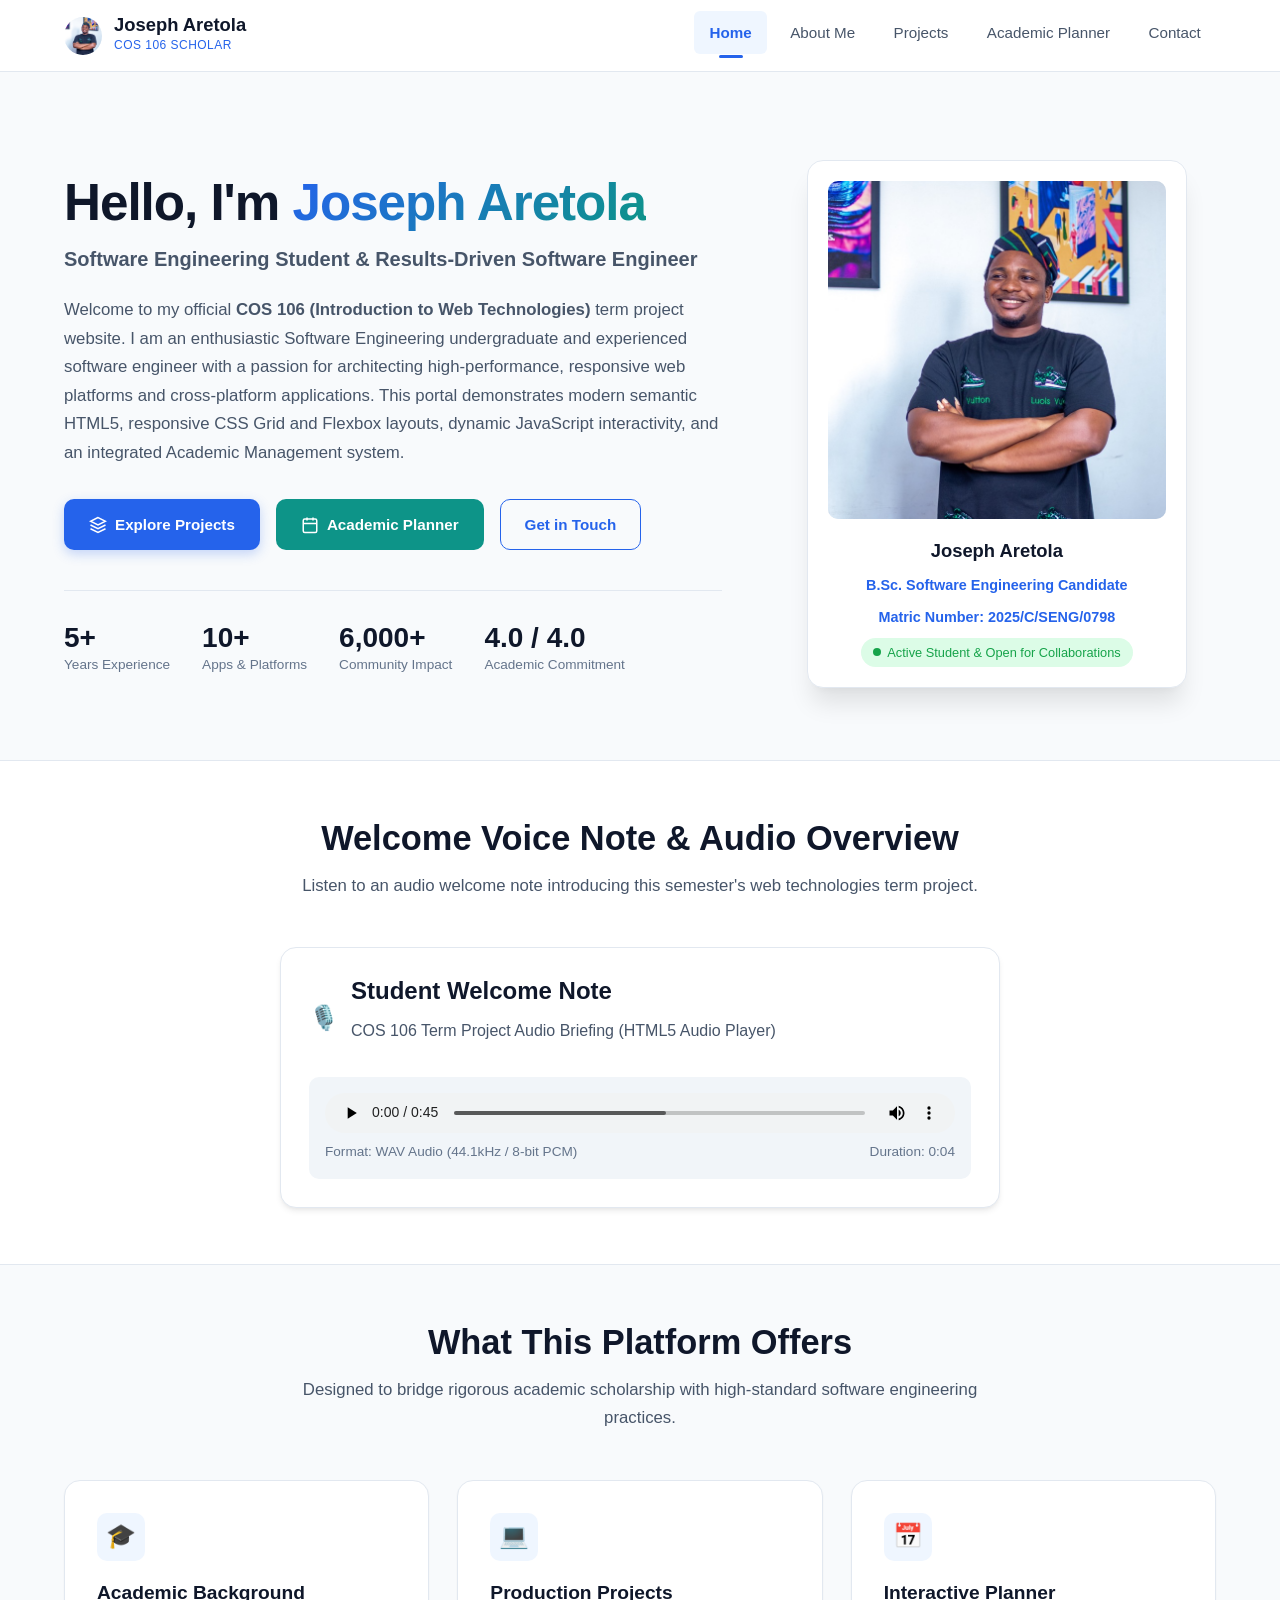
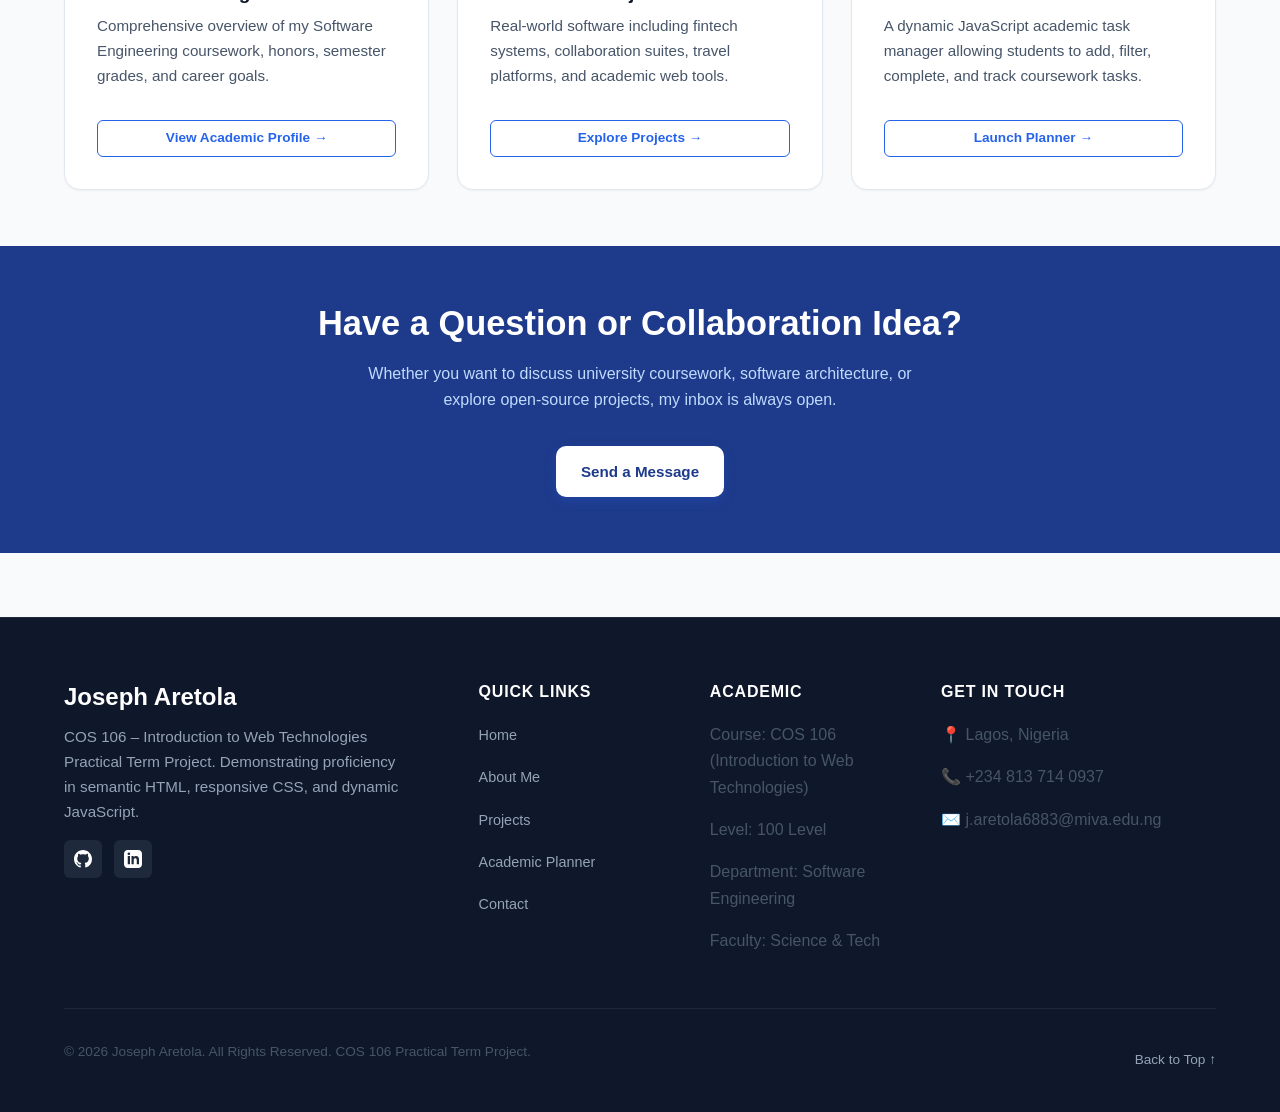
<file: pages/index.html>
<!DOCTYPE html>
<html lang="en">
<head>
  <meta charset="UTF-8" />
  <meta name="viewport" content="width=device-width, initial-scale=1.0" />
  <meta name="description" content="COS 106 Practical Term Project - Academic Portfolio and Student Management Website of Joseph Aretola, Software Engineering student and Software Engineer." />
  <meta name="author" content="Joseph Aretola" />
  <title>Joseph Aretola | Academic Portfolio &amp; Student Platform</title>

  <!-- External Stylesheet -->
  <link rel="stylesheet" href="../css/style.css?v=4" />

  <!-- Favicon -->
  <link rel="icon" type="image/jpeg" href="../assets/images/student-profile.jpg?v=1" />
</head>
<body>

  <!-- =========================================================================
       1. Header & Accessible Navigation Menu
       ========================================================================= -->
  <header class="site-header" role="banner">
    <div class="container navbar">
      <a href="index.html" class="nav-brand" aria-label="Joseph Aretola Portfolio Home">
        <img src="../assets/images/student-profile.jpg?v=1" alt="Joseph Aretola" width="38" height="38" />
        <span class="brand-text">
          <span class="brand-title">Joseph Aretola</span>
          <span class="brand-subtitle">COS 106 Scholar</span>
        </span>
      </a>

      <!-- Mobile Hamburger Button -->
      <button 
        type="button" 
        class="nav-toggle" 
        id="navToggle" 
        aria-label="Toggle navigation menu" 
        aria-expanded="false" 
        aria-controls="navMenu"
      >
        <span class="hamburger-icon">
          <span class="hamburger-line"></span>
          <span class="hamburger-line"></span>
          <span class="hamburger-line"></span>
        </span>
      </button>

      <!-- Navigation Links -->
      <nav role="navigation" aria-label="Main Navigation">
        <ul class="nav-menu" id="navMenu">
          <li><a href="index.html" class="nav-link active">Home</a></li>
          <li><a href="about.html" class="nav-link">About Me</a></li>
          <li><a href="projects.html" class="nav-link">Projects</a></li>
          <li><a href="planner.html" class="nav-link">Academic Planner</a></li>
          <li><a href="contact.html" class="nav-link">Contact</a></li>
        </ul>
      </nav>
    </div>
  </header>

  <!-- =========================================================================
       2. Main Content
       ========================================================================= -->
  <main class="main-content" id="mainContent">

    <!-- Hero Section -->
    <section class="section hero-section" aria-labelledby="heroTitle">
      <div class="container">
        <div class="hero-grid">
          
          <!-- Hero Text Content -->
          <div class="hero-content">
            <h1 class="hero-name" id="heroTitle">
              Hello, I'm <span class="highlight-text">Joseph Aretola</span>
            </h1>

            <p class="hero-subtitle">
              Software Engineering Student &amp; Results-Driven Software Engineer
            </p>

            <!-- Brief Biography -->
            <p class="hero-bio">
              Welcome to my official <strong>COS 106 (Introduction to Web Technologies)</strong> term project website. 
              I am an enthusiastic Software Engineering undergraduate and experienced software engineer with a 
              passion for architecting high-performance, responsive web platforms and cross-platform applications. 
              This portal demonstrates modern semantic HTML5, responsive CSS Grid and Flexbox layouts, dynamic JavaScript 
              interactivity, and an integrated Academic Management system.
            </p>

            <!-- Action Buttons -->
            <div class="btn-group">
              <a href="projects.html" class="btn btn-primary">
                <svg width="18" height="18" viewBox="0 0 24 24" fill="none" stroke="currentColor" stroke-width="2">
                  <polygon points="12 2 2 7 12 12 22 7 12 2"></polygon>
                  <polyline points="2 17 12 22 22 17"></polyline>
                  <polyline points="2 12 12 17 22 12"></polyline>
                </svg>
                Explore Projects
              </a>
              <a href="planner.html" class="btn btn-secondary">
                <svg width="18" height="18" viewBox="0 0 24 24" fill="none" stroke="currentColor" stroke-width="2">
                  <rect x="3" y="4" width="18" height="18" rx="2" ry="2"></rect>
                  <line x1="16" y1="2" x2="16" y2="6"></line>
                  <line x1="8" y1="2" x2="8" y2="6"></line>
                  <line x1="3" y1="10" x2="21" y2="10"></line>
                </svg>
                Academic Planner
              </a>
              <a href="contact.html" class="btn btn-outline">Get in Touch</a>
            </div>

            <!-- Stats Bar -->
            <div class="hero-stats" role="region" aria-label="Key Highlights">
              <div class="stat-item">
                <span class="stat-number">5+</span>
                <span class="stat-label">Years Experience</span>
              </div>
              <div class="stat-item">
                <span class="stat-number">10+</span>
                <span class="stat-label">Apps &amp; Platforms</span>
              </div>
              <div class="stat-item">
                <span class="stat-number">6,000+</span>
                <span class="stat-label">Community Impact</span>
              </div>
              <div class="stat-item">
                <span class="stat-number">4.0 / 4.0</span>
                <span class="stat-label">Academic Commitment</span>
              </div>
            </div>

          </div>

          <!-- Hero Visual: Student Photograph Card -->
          <aside class="hero-visual">
            <div class="profile-card">
              <figure class="profile-photo-wrapper">
                <img 
                  src="../assets/images/student-profile.jpg" 
                  alt="Photograph of Joseph Aretola, Software Engineering Student and Developer" 
                  width="400" 
                  height="400"
                />
              </figure>
              <div class="profile-details">
                <h2 class="profile-name-tag">Joseph Aretola</h2>
                <p class="profile-role-tag">B.Sc. Software Engineering Candidate</p>
                <p class="profile-role-tag">Matric Number: 2025/C/SENG/0798</p>
                <div class="profile-status">
                  <span class="status-dot" aria-hidden="true"></span>
                  <span>Active Student &amp; Open for Collaborations</span>
                </div>
              </div>
            </div>
          </aside>

        </div>
      </div>
    </section>

    <!-- Multimedia Welcome Card Section (Fulfills Multimedia Requirement) -->
    <section class="section" style="background-color: var(--bg-surface); border-top: 1px solid var(--border-color); border-bottom: 1px solid var(--border-color);">
      <div class="container">
        <div class="section-header">
          <h2 class="section-title">Welcome Voice Note &amp; Audio Overview</h2>
          <p class="section-description">
            Listen to an audio welcome note introducing this semester's web technologies term project.
          </p>
        </div>

        <div class="multimedia-card" style="max-width: 720px; margin: 0 auto;">
          <div class="multimedia-header">
            <span class="multimedia-icon" aria-hidden="true">🎙️</span>
            <div>
              <h3>Student Welcome Note</h3>
              <p>COS 106 Term Project Audio Briefing (HTML5 Audio Player)</p>
            </div>
          </div>
          
          <div class="audio-player-wrapper">
            <audio controls preload="metadata">
              <source src="../assets/media/joseph-introduction.wav?v=1" type="audio/wav" />
              Your browser does not support the audio element.
            </audio>
            <div class="media-caption">
              <span>Format: WAV Audio (44.1kHz / 8-bit PCM)</span>
              <span>Duration: 0:04</span>
            </div>
          </div>
        </div>
      </div>
    </section>

    <!-- Core Pillars / Highlights Grid -->
    <section class="section" aria-labelledby="highlightsTitle">
      <div class="container">
        <div class="section-header">
          <h2 class="section-title" id="highlightsTitle">What This Platform Offers</h2>
          <p class="section-description">
            Designed to bridge rigorous academic scholarship with high-standard software engineering practices.
          </p>
        </div>

        <div class="cards-grid">
          <!-- Pillar 1 -->
          <article class="card">
            <div class="card-icon" aria-hidden="true">🎓</div>
            <h3 class="card-title">Academic Background</h3>
            <p class="card-text">
              Comprehensive overview of my Software Engineering coursework, honors, semester grades, and career goals.
            </p>
            <a href="about.html" class="btn btn-outline btn-sm" style="margin-top: 1rem;">View Academic Profile &rarr;</a>
          </article>

          <!-- Pillar 2 -->
          <article class="card">
            <div class="card-icon" aria-hidden="true">💻</div>
            <h3 class="card-title">Production Projects</h3>
            <p class="card-text">
              Real-world software including fintech systems, collaboration suites, travel platforms, and academic web tools.
            </p>
            <a href="projects.html" class="btn btn-outline btn-sm" style="margin-top: 1rem;">Explore Projects &rarr;</a>
          </article>

          <!-- Pillar 3 -->
          <article class="card">
            <div class="card-icon" aria-hidden="true">📅</div>
            <h3 class="card-title">Interactive Planner</h3>
            <p class="card-text">
              A dynamic JavaScript academic task manager allowing students to add, filter, complete, and track coursework tasks.
            </p>
            <a href="planner.html" class="btn btn-outline btn-sm" style="margin-top: 1rem;">Launch Planner &rarr;</a>
          </article>
        </div>
      </div>
    </section>

    <!-- Quick Call to Action Banner -->
    <section class="section" style="background-color: var(--primary-dark); color: #ffffff; text-align: center;">
      <div class="container">
        <h2 style="color: #ffffff; margin-bottom: 1rem;">Have a Question or Collaboration Idea?</h2>
        <p style="color: #bfdbfe; max-width: 600px; margin: 0 auto 2rem auto;">
          Whether you want to discuss university coursework, software architecture, or explore open-source projects, my inbox is always open.
        </p>
        <a href="contact.html" class="btn btn-primary" style="background-color: #ffffff; color: var(--primary-dark);">
          Send a Message
        </a>
      </div>
    </section>

  </main>

  <!-- =========================================================================
       3. Footer
       ========================================================================= -->
  <footer class="site-footer" role="contentinfo">
    <div class="container">
      <div class="footer-grid">
        
        <!-- Brand Info -->
        <div class="footer-brand">
          <h3>Joseph Aretola</h3>
          <p>
            COS 106 – Introduction to Web Technologies Practical Term Project. 
            Demonstrating proficiency in semantic HTML, responsive CSS, and dynamic JavaScript.
          </p>
          <div class="footer-social-links">
            <a href="https://github.com/Femlight" class="social-btn" target="_blank" rel="noopener noreferrer" aria-label="GitHub Profile">
              <svg width="18" height="18" viewBox="0 0 24 24" fill="currentColor">
                <path d="M12 0C5.37 0 0 5.37 0 12c0 5.31 3.435 9.795 8.205 11.385.6.105.825-.255.825-.57 0-.285-.015-1.23-.015-2.235-3.015.555-3.795-.735-4.035-1.41-.135-.345-.72-1.41-1.23-1.695-.42-.225-1.02-.78-.015-.795.945-.015 1.62.87 1.845 1.23 1.08 1.815 2.805 1.305 3.495.99.105-.78.42-1.305.765-1.605-2.67-.3-5.46-1.335-5.46-5.925 0-1.305.465-2.385 1.23-3.225-.12-.3-.54-1.53.12-3.18 0 0 1.005-.315 3.3 1.23.96-.27 1.98-.405 3-.405s2.04.135 3 .405c2.295-1.56 3.3-1.23 3.3-1.23.66 1.65.24 2.88.12 3.18.765.84 1.23 1.905 1.23 3.225 0 4.605-2.805 5.625-5.475 5.925.435.375.81 1.095.81 2.22 0 1.605-.015 2.895-.015 3.3 0 .315.225.69.825.57A12.02 12.02 0 0024 12c0-6.63-5.37-12-12-12z"/>
              </svg>
            </a>
            <a href="https://www.linkedin.com/in/aretolajoseph" class="social-btn" target="_blank" rel="noopener noreferrer" aria-label="LinkedIn Profile">
              <svg width="18" height="18" viewBox="0 0 24 24" fill="currentColor">
                <path d="M19 0h-14c-2.761 0-5 2.239-5 5v14c0 2.761 2.239 5 5 5h14c2.762 0 5-2.239 5-5v-14c0-2.761-2.238-5-5-5zm-11 19h-3v-11h3v11zm-1.5-12.268c-.966 0-1.75-.79-1.75-1.764s.784-1.764 1.75-1.764 1.75.79 1.75 1.764-.783 1.764-1.75 1.764zm13.5 12.268h-3v-5.604c0-3.368-4-3.113-4 0v5.604h-3v-11h3v1.765c1.396-2.586 7-2.777 7 2.476v6.759z"/>
              </svg>
            </a>
          </div>
        </div>

        <!-- Navigation Links -->
        <div>
          <h4 class="footer-heading">Quick Links</h4>
          <ul class="footer-links">
            <li><a href="index.html">Home</a></li>
            <li><a href="about.html">About Me</a></li>
            <li><a href="projects.html">Projects</a></li>
            <li><a href="planner.html">Academic Planner</a></li>
            <li><a href="contact.html">Contact</a></li>
          </ul>
        </div>

        <!-- Academic Info -->
        <div>
          <h4 class="footer-heading">Academic</h4>
          <ul class="footer-links">
            <li><span>Course: COS 106 (Introduction to Web Technologies)</span></li>
            <li><span>Level: 100 Level</span></li>
            <li><span>Department: Software Engineering</span></li>
            <li><span>Faculty: Science &amp; Tech</span></li>
          </ul>
        </div>

        <!-- Contact Quick Info -->
        <div>
          <h4 class="footer-heading">Get in Touch</h4>
          <ul class="footer-links">
            <li><span>📍 Lagos, Nigeria</span></li>
            <li><span>📞 +234 813 714 0937</span></li>
            <li><span>✉️ j.aretola6883@miva.edu.ng</span></li>
          </ul>
        </div>

      </div>

      <div class="footer-bottom">
        <p>&copy; <span id="currentYear">2026</span> Joseph Aretola. All Rights Reserved. COS 106 Practical Term Project.</p>
        <a href="#mainContent" class="back-to-top">
          Back to Top &uarr;
        </a>
      </div>
    </div>
  </footer>

  <!-- Scripts -->
  <script src="../js/core/main.js"></script>
</body>
</html>
</file>
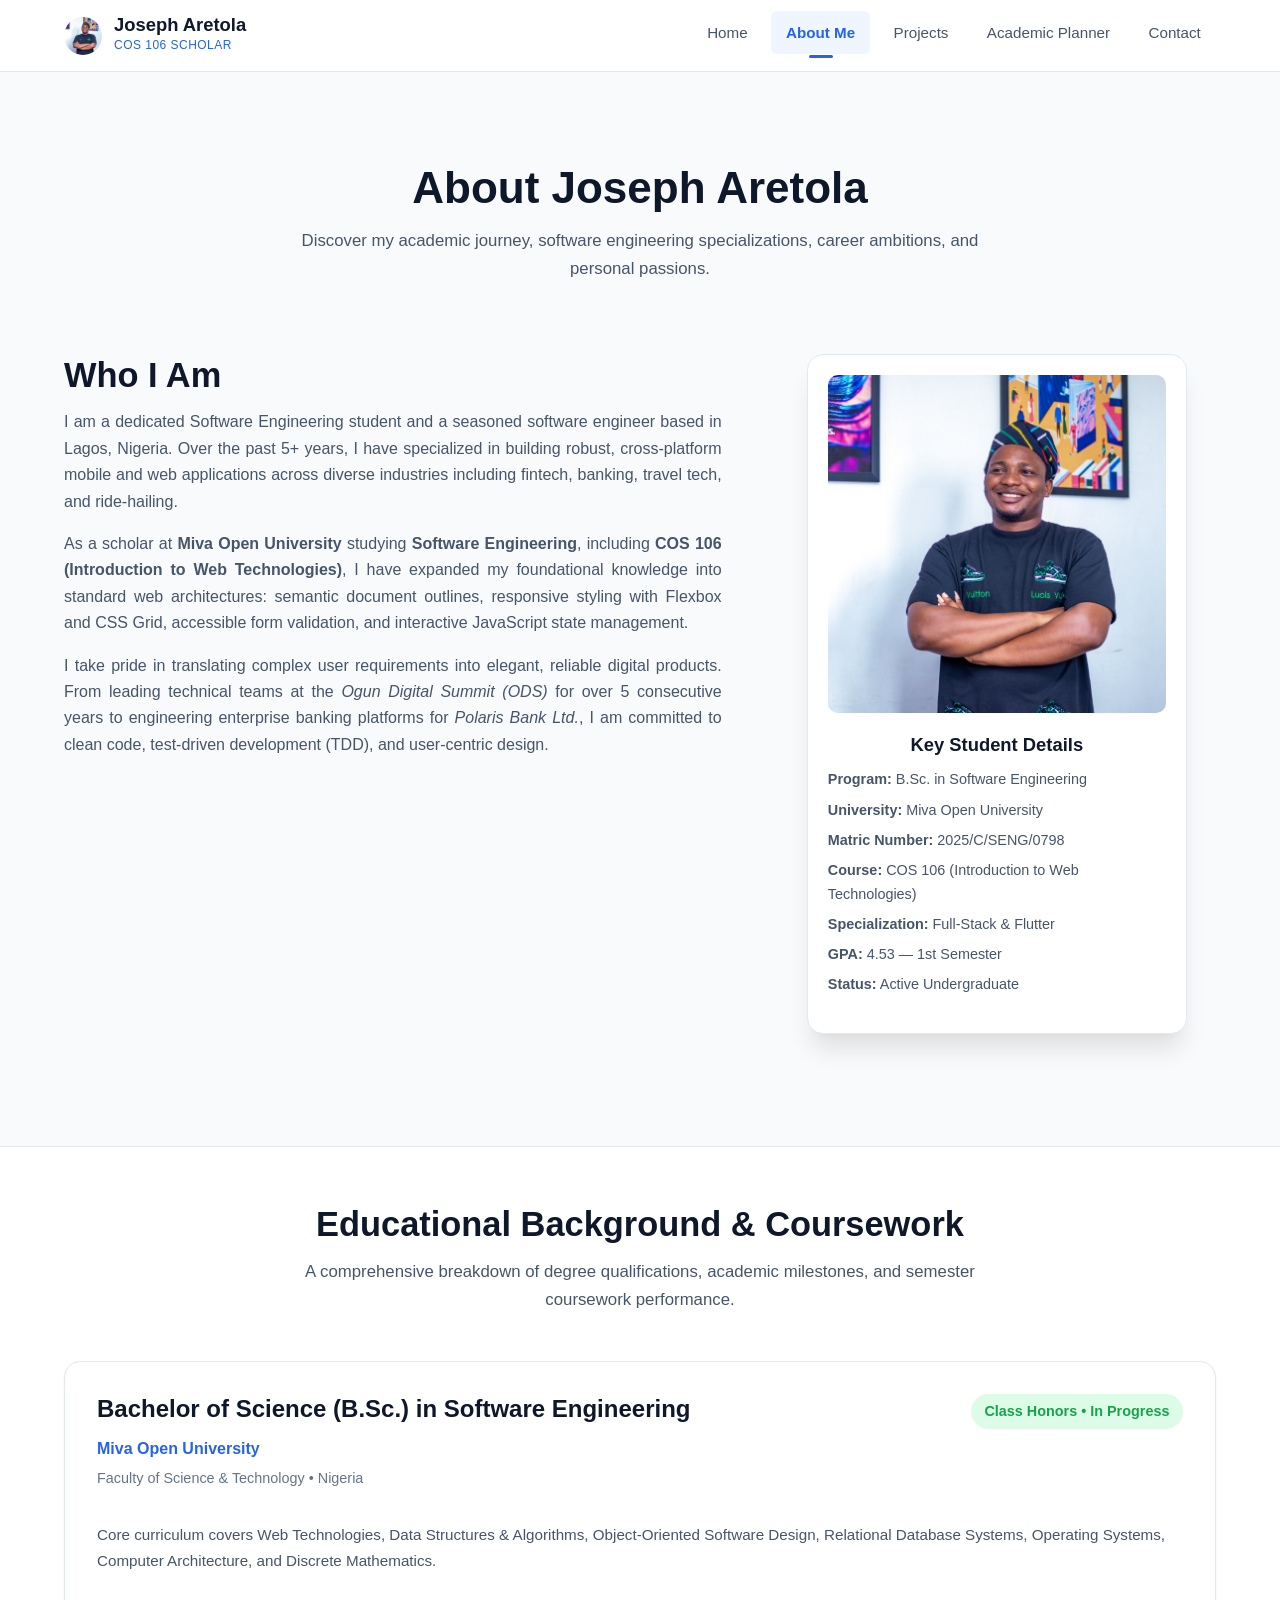
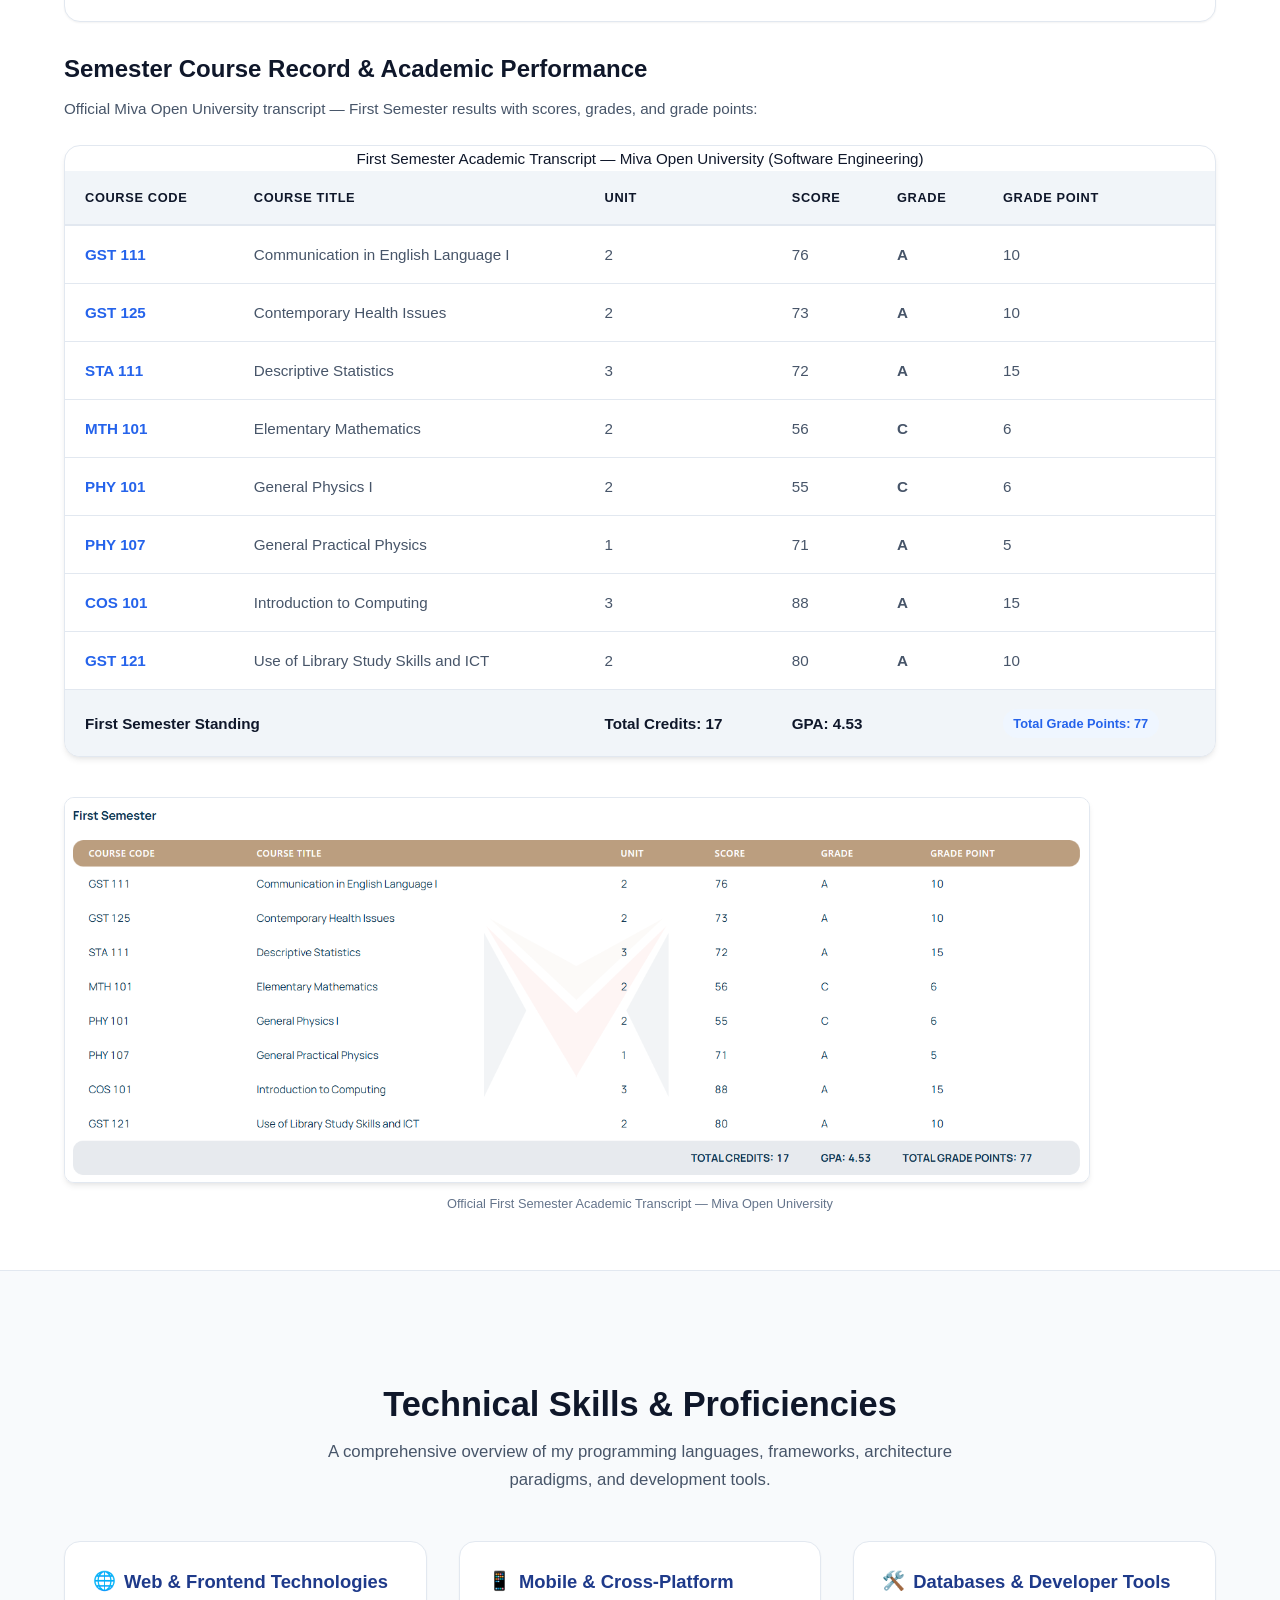
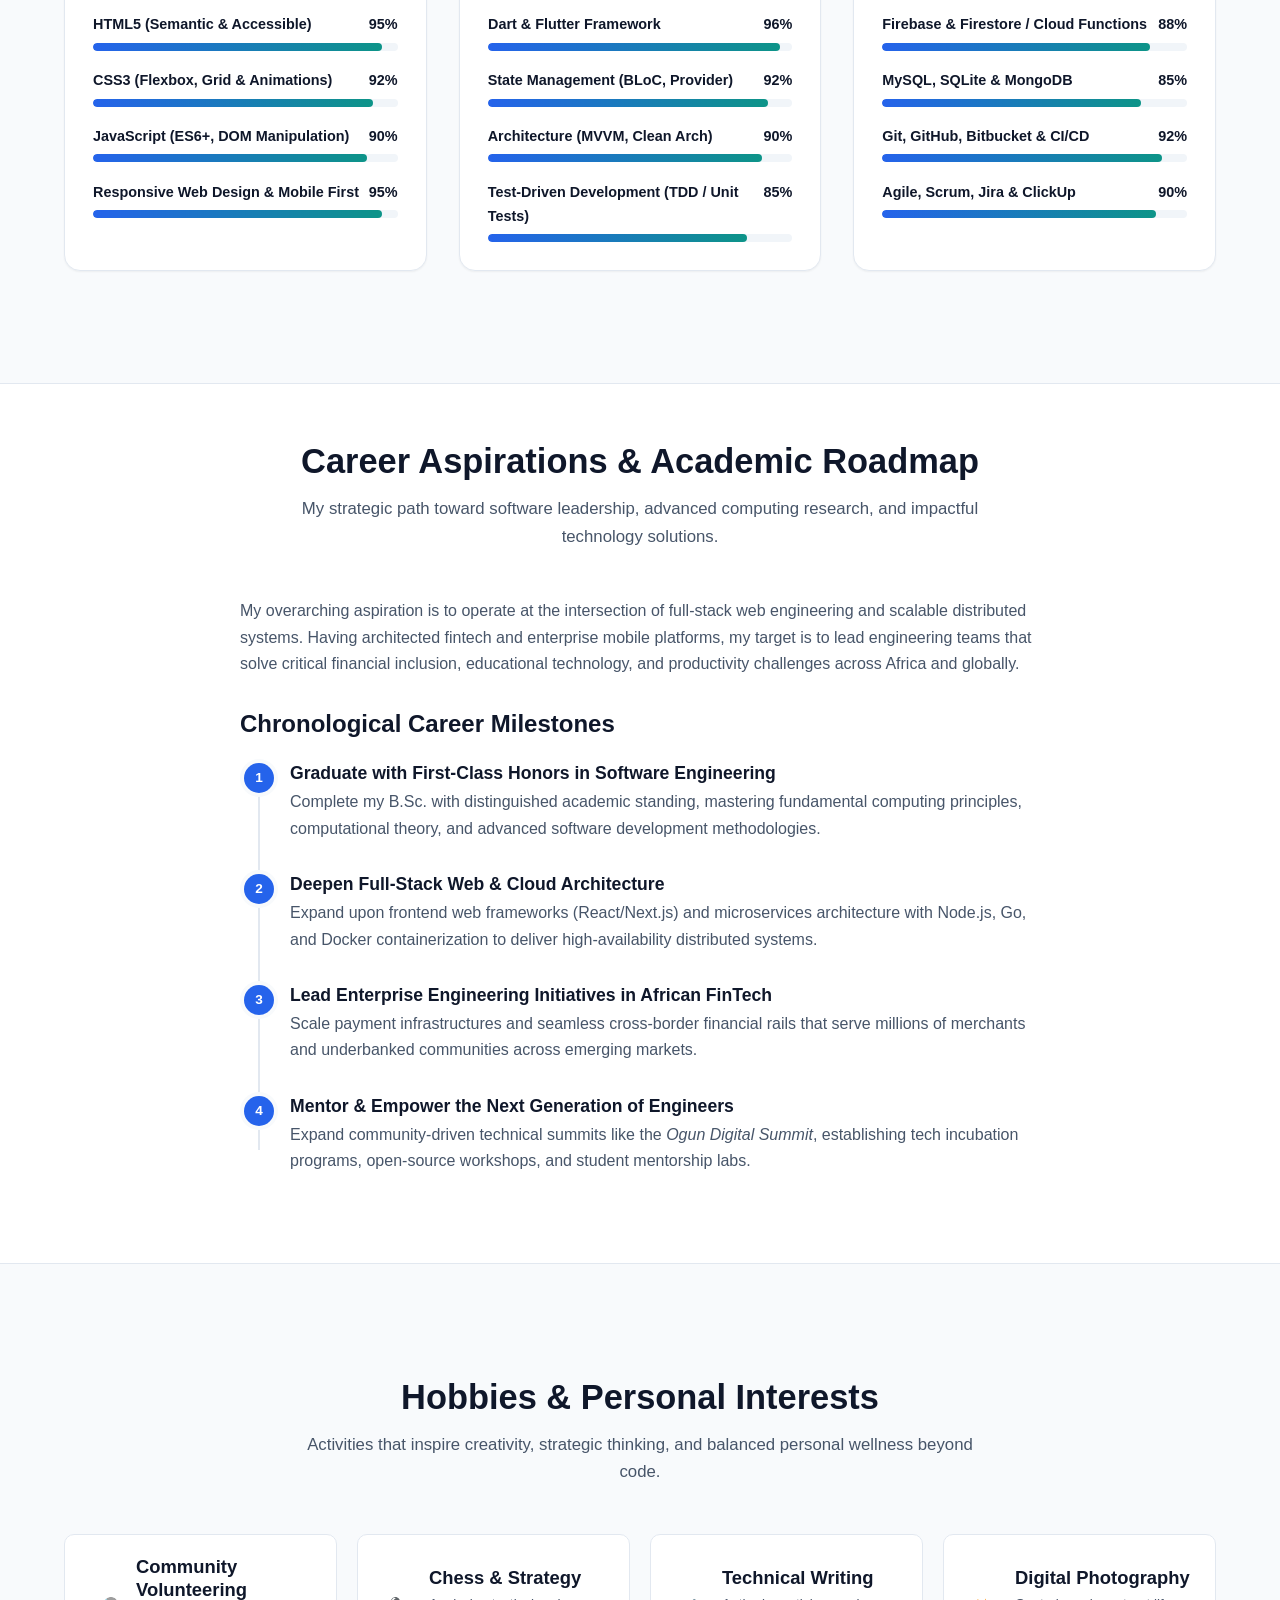
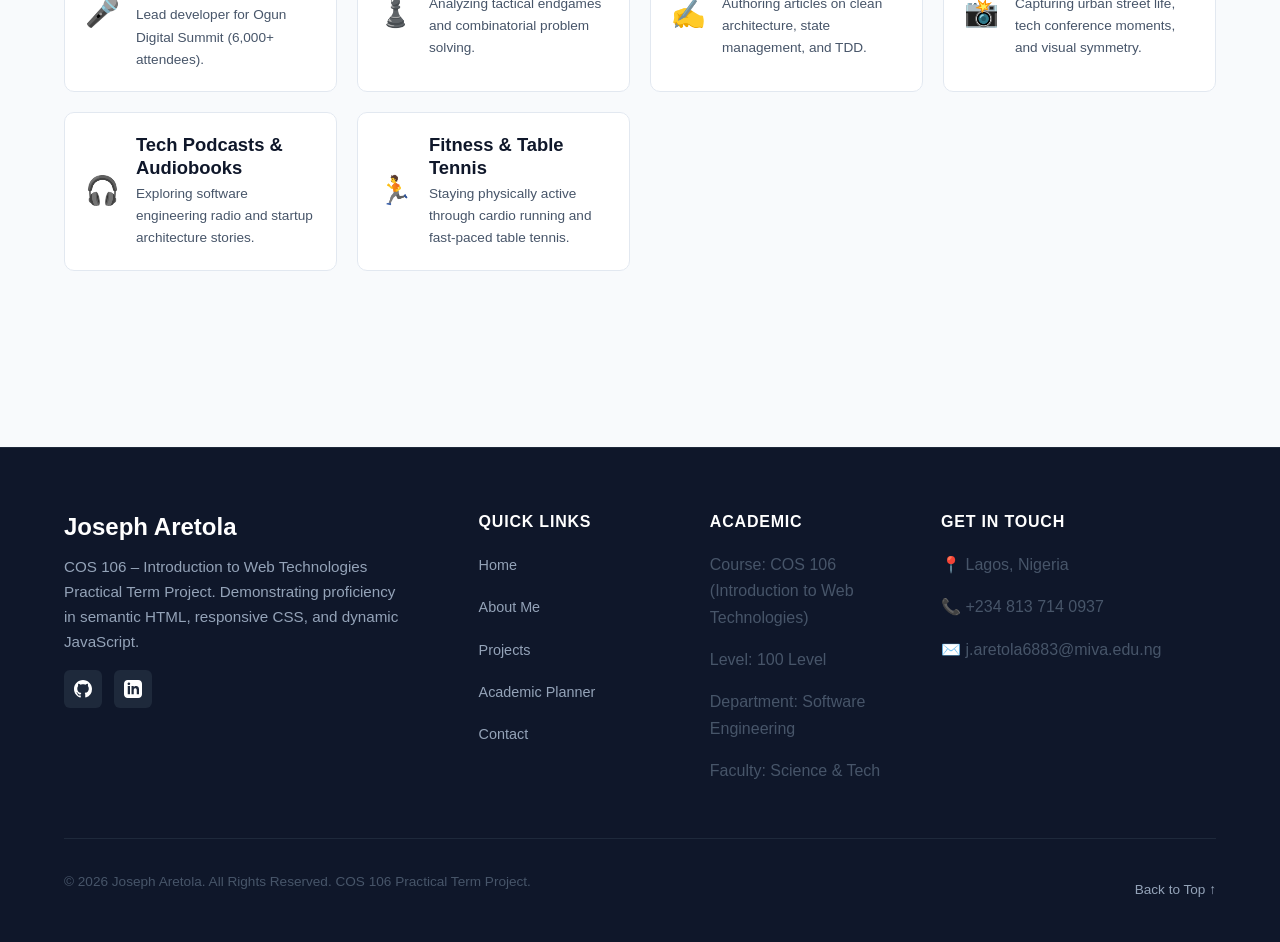
<file: pages/about.html>
<!DOCTYPE html>
<html lang="en">
<head>
  <meta charset="UTF-8" />
  <meta name="viewport" content="width=device-width, initial-scale=1.0" />
  <meta name="description" content="About Joseph Aretola - Educational background, technical skills, career aspirations, and hobbies. COS 106 Term Project." />
  <meta name="author" content="Joseph Aretola" />
  <title>About Me | Joseph Aretola - COS 106 Portfolio</title>

  <!-- External Stylesheet -->
  <link rel="stylesheet" href="../css/style.css?v=4" />
  <link rel="icon" type="image/jpeg" href="../assets/images/student-profile.jpg?v=1" />
</head>
<body>

  <!-- =========================================================================
       1. Header & Navigation
       ========================================================================= -->
  <header class="site-header" role="banner">
    <div class="container navbar">
      <a href="index.html" class="nav-brand" aria-label="Joseph Aretola Portfolio Home">
        <img src="../assets/images/student-profile.jpg?v=1" alt="Joseph Aretola" width="38" height="38" />
        <span class="brand-text">
          <span class="brand-title">Joseph Aretola</span>
          <span class="brand-subtitle">COS 106 Scholar</span>
        </span>
      </a>

      <!-- Mobile Hamburger Button -->
      <button 
        type="button" 
        class="nav-toggle" 
        id="navToggle" 
        aria-label="Toggle navigation menu" 
        aria-expanded="false" 
        aria-controls="navMenu"
      >
        <span class="hamburger-icon">
          <span class="hamburger-line"></span>
          <span class="hamburger-line"></span>
          <span class="hamburger-line"></span>
        </span>
      </button>

      <!-- Navigation Links -->
      <nav role="navigation" aria-label="Main Navigation">
        <ul class="nav-menu" id="navMenu">
          <li><a href="index.html" class="nav-link">Home</a></li>
          <li><a href="about.html" class="nav-link active">About Me</a></li>
          <li><a href="projects.html" class="nav-link">Projects</a></li>
          <li><a href="planner.html" class="nav-link">Academic Planner</a></li>
          <li><a href="contact.html" class="nav-link">Contact</a></li>
        </ul>
      </nav>
    </div>
  </header>

  <!-- =========================================================================
       2. Main Content
       ========================================================================= -->
  <main class="main-content" id="mainContent">

    <!-- Page Title Header -->
    <section class="section" style="padding-bottom: 1.5rem;">
      <div class="container">
        <div class="section-header">
          <h1 class="section-title">About Joseph Aretola</h1>
          <p class="section-description">
            Discover my academic journey, software engineering specializations, career ambitions, and personal passions.
          </p>
        </div>
      </div>
    </section>

    <!-- Bio & Professional Overview (Flexbox / Grid) -->
    <section class="section about-section" style="padding-top: 0;">
      <div class="container">
        <div class="hero-grid" style="align-items: start;">
          <div class="bio-content">
            <h2>Who I Am</h2>
            <p>
              I am a dedicated Software Engineering student and a seasoned software engineer based in Lagos, Nigeria. 
              Over the past 5+ years, I have specialized in building robust, cross-platform mobile and web applications 
              across diverse industries including fintech, banking, travel tech, and ride-hailing.
            </p>
            <p>
              As a scholar at <strong>Miva Open University</strong> studying <strong>Software Engineering</strong>, including <strong>COS 106 (Introduction to Web Technologies)</strong>, I have expanded my foundational 
              knowledge into standard web architectures: semantic document outlines, responsive styling with Flexbox and CSS Grid, 
              accessible form validation, and interactive JavaScript state management.
            </p>
            <p>
              I take pride in translating complex user requirements into elegant, reliable digital products. From leading 
              technical teams at the <em>Ogun Digital Summit (ODS)</em> for over 5 consecutive years to engineering enterprise 
              banking platforms for <em>Polaris Bank Ltd.</em>, I am committed to clean code, test-driven development (TDD), 
              and user-centric design.
            </p>
          </div>

          <aside>
            <div class="profile-card" style="margin: 0 auto;">
              <figure class="profile-photo-wrapper">
                <img 
                  src="../assets/images/student-profile.jpg" 
                  alt="Portrait of Joseph Aretola" 
                  width="380" 
                  height="380"
                />
                <figcaption style="font-size: 0.8rem; text-align: center; color: var(--text-light); margin-top: 0.5rem;">
                  Joseph Aretola &bull; Lagos, Nigeria
                </figcaption>
              </figure>
              <div class="profile-details">
                <h3 class="profile-name-tag">Key Student Details</h3>
                <ul style="list-style: none; padding: 0; margin-top: 0.75rem; text-align: left; font-size: 0.9rem;">
                  <li style="margin-bottom: 0.4rem;"><strong>Program:</strong> B.Sc. in Software Engineering</li>
                  <li style="margin-bottom: 0.4rem;"><strong>University:</strong> Miva Open University</li>
                  <li style="margin-bottom: 0.4rem;"><strong>Matric Number:</strong> 2025/C/SENG/0798</li>
                  <li style="margin-bottom: 0.4rem;"><strong>Course:</strong> COS 106 (Introduction to Web Technologies)</li>
                  <li style="margin-bottom: 0.4rem;"><strong>Specialization:</strong> Full-Stack &amp; Flutter</li>
                  <li style="margin-bottom: 0.4rem;"><strong>GPA:</strong> 4.53 &mdash; 1st Semester</li>
                  <li style="margin-bottom: 0.4rem;"><strong>Status:</strong> Active Undergraduate</li>
                </ul>
              </div>
            </div>
          </aside>
        </div>
      </div>
    </section>

    <!-- 1. Educational Background & Academic Table (HTML Tables Requirement) -->
    <section class="section about-section" style="background-color: var(--bg-surface); border-top: 1px solid var(--border-color); border-bottom: 1px solid var(--border-color);">
      <div class="container">
        <div class="section-header">
          <h2 class="section-title">Educational Background &amp; Coursework</h2>
          <p class="section-description">
            A comprehensive breakdown of degree qualifications, academic milestones, and semester coursework performance.
          </p>
        </div>

        <!-- Degree Summary Card -->
        <div class="card" style="margin-bottom: 2rem;">
          <div style="display: flex; justify-content: space-between; align-items: flex-start; flex-wrap: wrap; gap: 1rem;">
            <div>
              <h3>Bachelor of Science (B.Sc.) in Software Engineering</h3>
              <p style="color: var(--primary); font-weight: 600; margin-bottom: 0.25rem;">
                Miva Open University
              </p>
              <p style="font-size: 0.9rem; color: var(--text-light);">
                Faculty of Science &amp; Technology &bull; Nigeria
              </p>
            </div>
            <span class="badge badge-success" style="font-size: 0.9rem; padding: 0.35rem 0.85rem;">
              Class Honors &bull; In Progress
            </span>
          </div>
          <p style="margin-top: 1rem; font-size: 0.95rem;">
            Core curriculum covers Web Technologies, Data Structures &amp; Algorithms, Object-Oriented Software Design, 
            Relational Database Systems, Operating Systems, Computer Architecture, and Discrete Mathematics.
          </p>
        </div>

        <!-- Academic Table (Satisfies HTML Table Requirement with semantic tags) -->
        <h3 style="margin-bottom: 0.75rem;">Semester Course Record &amp; Academic Performance</h3>
        <p style="font-size: 0.95rem; margin-bottom: 1rem;">
          Official Miva Open University transcript — First Semester results with scores, grades, and grade points:
        </p>

        <div class="academic-table-wrapper">
          <table class="academic-table" summary="Semester Coursework and Grade Performance">
            <caption>First Semester Academic Transcript — Miva Open University (Software Engineering)</caption>
            <thead>
              <tr>
                <th scope="col">Course Code</th>
                <th scope="col">Course Title</th>
                <th scope="col">Unit</th>
                <th scope="col">Score</th>
                <th scope="col">Grade</th>
                <th scope="col">Grade Point</th>
              </tr>
            </thead>
            <tbody>
              <tr>
                <td style="font-weight: 700; color: var(--primary);">GST 111</td>
                <td>Communication in English Language I</td>
                <td>2</td>
                <td>76</td>
                <td><strong>A</strong></td>
                <td>10</td>
              </tr>
              <tr>
                <td style="font-weight: 700; color: var(--primary);">GST 125</td>
                <td>Contemporary Health Issues</td>
                <td>2</td>
                <td>73</td>
                <td><strong>A</strong></td>
                <td>10</td>
              </tr>
              <tr>
                <td style="font-weight: 700; color: var(--primary);">STA 111</td>
                <td>Descriptive Statistics</td>
                <td>3</td>
                <td>72</td>
                <td><strong>A</strong></td>
                <td>15</td>
              </tr>
              <tr>
                <td style="font-weight: 700; color: var(--primary);">MTH 101</td>
                <td>Elementary Mathematics</td>
                <td>2</td>
                <td>56</td>
                <td><strong>C</strong></td>
                <td>6</td>
              </tr>
              <tr>
                <td style="font-weight: 700; color: var(--primary);">PHY 101</td>
                <td>General Physics I</td>
                <td>2</td>
                <td>55</td>
                <td><strong>C</strong></td>
                <td>6</td>
              </tr>
              <tr>
                <td style="font-weight: 700; color: var(--primary);">PHY 107</td>
                <td>General Practical Physics</td>
                <td>1</td>
                <td>71</td>
                <td><strong>A</strong></td>
                <td>5</td>
              </tr>
              <tr>
                <td style="font-weight: 700; color: var(--primary);">COS 101</td>
                <td>Introduction to Computing</td>
                <td>3</td>
                <td>88</td>
                <td><strong>A</strong></td>
                <td>15</td>
              </tr>
              <tr>
                <td style="font-weight: 700; color: var(--primary);">GST 121</td>
                <td>Use of Library Study Skills and ICT</td>
                <td>2</td>
                <td>80</td>
                <td><strong>A</strong></td>
                <td>10</td>
              </tr>
            </tbody>
            <tfoot>
              <tr>
                <td colspan="2">First Semester Standing</td>
                <td><strong>Total Credits: 17</strong></td>
                <td colspan="2"><strong>GPA: 4.53</strong></td>
                <td><span class="badge badge-primary">Total Grade Points: 77</span></td>
              </tr>
            </tfoot>
          </table>
        </div>

        <!-- Transcript Screenshot -->
        <div style="margin-top: 1.5rem; text-align: center;">
          <figure>
            <img
              src="../assets/images/miva-transcript.png"
              alt="Official Miva Open University First Semester Transcript for Joseph Aretola"
              style="max-width: 100%; border-radius: 10px; border: 1px solid var(--border-color); box-shadow: var(--shadow-md);"
            />
            <figcaption style="font-size: 0.8rem; color: var(--text-light); margin-top: 0.6rem;">
              Official First Semester Academic Transcript &mdash; Miva Open University
            </figcaption>
          </figure>
        </div>

      </div>
    </section>

    <!-- 2. Technical Skills Section (CSS Grid, Skill Meters, and Unordered Lists) -->
    <section class="section about-section">
      <div class="container">
        <div class="section-header">
          <h2 class="section-title">Technical Skills &amp; Proficiencies</h2>
          <p class="section-description">
            A comprehensive overview of my programming languages, frameworks, architecture paradigms, and development tools.
          </p>
        </div>

        <div class="skills-container">
          
          <!-- Category 1: Web & Frontend -->
          <article class="skill-category-card">
            <h3 class="skill-category-title">
              <span aria-hidden="true">🌐</span> Web &amp; Frontend Technologies
            </h3>
            <ul class="skill-list">
              <li class="skill-item">
                <div class="skill-meta">
                  <span>HTML5 (Semantic &amp; Accessible)</span>
                  <span>95%</span>
                </div>
                <div class="skill-progress-bar">
                  <div class="skill-progress-fill" style="width: 95%;"></div>
                </div>
              </li>
              <li class="skill-item">
                <div class="skill-meta">
                  <span>CSS3 (Flexbox, Grid &amp; Animations)</span>
                  <span>92%</span>
                </div>
                <div class="skill-progress-bar">
                  <div class="skill-progress-fill" style="width: 92%;"></div>
                </div>
              </li>
              <li class="skill-item">
                <div class="skill-meta">
                  <span>JavaScript (ES6+, DOM Manipulation)</span>
                  <span>90%</span>
                </div>
                <div class="skill-progress-bar">
                  <div class="skill-progress-fill" style="width: 90%;"></div>
                </div>
              </li>
              <li class="skill-item">
                <div class="skill-meta">
                  <span>Responsive Web Design &amp; Mobile First</span>
                  <span>95%</span>
                </div>
                <div class="skill-progress-bar">
                  <div class="skill-progress-fill" style="width: 95%;"></div>
                </div>
              </li>
            </ul>
          </article>

          <!-- Category 2: Mobile & Frameworks -->
          <article class="skill-category-card">
            <h3 class="skill-category-title">
              <span aria-hidden="true">📱</span> Mobile &amp; Cross-Platform
            </h3>
            <ul class="skill-list">
              <li class="skill-item">
                <div class="skill-meta">
                  <span>Dart &amp; Flutter Framework</span>
                  <span>96%</span>
                </div>
                <div class="skill-progress-bar">
                  <div class="skill-progress-fill" style="width: 96%;"></div>
                </div>
              </li>
              <li class="skill-item">
                <div class="skill-meta">
                  <span>State Management (BLoC, Provider)</span>
                  <span>92%</span>
                </div>
                <div class="skill-progress-bar">
                  <div class="skill-progress-fill" style="width: 92%;"></div>
                </div>
              </li>
              <li class="skill-item">
                <div class="skill-meta">
                  <span>Architecture (MVVM, Clean Arch)</span>
                  <span>90%</span>
                </div>
                <div class="skill-progress-bar">
                  <div class="skill-progress-fill" style="width: 90%;"></div>
                </div>
              </li>
              <li class="skill-item">
                <div class="skill-meta">
                  <span>Test-Driven Development (TDD / Unit Tests)</span>
                  <span>85%</span>
                </div>
                <div class="skill-progress-bar">
                  <div class="skill-progress-fill" style="width: 85%;"></div>
                </div>
              </li>
            </ul>
          </article>

          <!-- Category 3: Databases & Tools -->
          <article class="skill-category-card">
            <h3 class="skill-category-title">
              <span aria-hidden="true">🛠️</span> Databases &amp; Developer Tools
            </h3>
            <ul class="skill-list">
              <li class="skill-item">
                <div class="skill-meta">
                  <span>Firebase &amp; Firestore / Cloud Functions</span>
                  <span>88%</span>
                </div>
                <div class="skill-progress-bar">
                  <div class="skill-progress-fill" style="width: 88%;"></div>
                </div>
              </li>
              <li class="skill-item">
                <div class="skill-meta">
                  <span>MySQL, SQLite &amp; MongoDB</span>
                  <span>85%</span>
                </div>
                <div class="skill-progress-bar">
                  <div class="skill-progress-fill" style="width: 85%;"></div>
                </div>
              </li>
              <li class="skill-item">
                <div class="skill-meta">
                  <span>Git, GitHub, Bitbucket &amp; CI/CD</span>
                  <span>92%</span>
                </div>
                <div class="skill-progress-bar">
                  <div class="skill-progress-fill" style="width: 92%;"></div>
                </div>
              </li>
              <li class="skill-item">
                <div class="skill-meta">
                  <span>Agile, Scrum, Jira &amp; ClickUp</span>
                  <span>90%</span>
                </div>
                <div class="skill-progress-bar">
                  <div class="skill-progress-fill" style="width: 90%;"></div>
                </div>
              </li>
            </ul>
          </article>

        </div>
      </div>
    </section>

    <!-- 3. Career Aspirations (Ordered Lists Requirement) -->
    <section class="section about-section" style="background-color: var(--bg-surface); border-top: 1px solid var(--border-color); border-bottom: 1px solid var(--border-color);">
      <div class="container">
        <div class="section-header">
          <h2 class="section-title">Career Aspirations &amp; Academic Roadmap</h2>
          <p class="section-description">
            My strategic path toward software leadership, advanced computing research, and impactful technology solutions.
          </p>
        </div>

        <div style="max-width: 800px; margin: 0 auto;">
          <p>
            My overarching aspiration is to operate at the intersection of full-stack web engineering and scalable distributed 
            systems. Having architected fintech and enterprise mobile platforms, my target is to lead engineering teams that solve 
            critical financial inclusion, educational technology, and productivity challenges across Africa and globally.
          </p>

          <!-- Ordered List Roadmap (Fulfills HTML Ordered List requirement) -->
          <h3 style="margin-top: 2rem; margin-bottom: 1rem;">Chronological Career Milestones</h3>
          <ol class="roadmap-list">
            <li class="roadmap-item">
              <h4 class="roadmap-title">Graduate with First-Class Honors in Software Engineering</h4>
              <p>
                Complete my B.Sc. with distinguished academic standing, mastering fundamental computing principles, 
                computational theory, and advanced software development methodologies.
              </p>
            </li>
            <li class="roadmap-item">
              <h4 class="roadmap-title">Deepen Full-Stack Web &amp; Cloud Architecture</h4>
              <p>
                Expand upon frontend web frameworks (React/Next.js) and microservices architecture with Node.js, Go, 
                and Docker containerization to deliver high-availability distributed systems.
              </p>
            </li>
            <li class="roadmap-item">
              <h4 class="roadmap-title">Lead Enterprise Engineering Initiatives in African FinTech</h4>
              <p>
                Scale payment infrastructures and seamless cross-border financial rails that serve millions of merchants 
                and underbanked communities across emerging markets.
              </p>
            </li>
            <li class="roadmap-item">
              <h4 class="roadmap-title">Mentor &amp; Empower the Next Generation of Engineers</h4>
              <p>
                Expand community-driven technical summits like the <em>Ogun Digital Summit</em>, establishing tech incubation 
                programs, open-source workshops, and student mentorship labs.
              </p>
            </li>
          </ol>
        </div>
      </div>
    </section>

    <!-- 4. Hobbies and Interests -->
    <section class="section about-section">
      <div class="container">
        <div class="section-header">
          <h2 class="section-title">Hobbies &amp; Personal Interests</h2>
          <p class="section-description">
            Activities that inspire creativity, strategic thinking, and balanced personal wellness beyond code.
          </p>
        </div>

        <div class="hobby-grid">
          <div class="hobby-card">
            <span class="hobby-emoji" aria-hidden="true">🎤</span>
            <div>
              <h4 style="margin-bottom: 0.2rem;">Community Volunteering</h4>
              <p style="font-size: 0.85rem; margin: 0;">Lead developer for Ogun Digital Summit (6,000+ attendees).</p>
            </div>
          </div>

          <div class="hobby-card">
            <span class="hobby-emoji" aria-hidden="true">♟️</span>
            <div>
              <h4 style="margin-bottom: 0.2rem;">Chess &amp; Strategy</h4>
              <p style="font-size: 0.85rem; margin: 0;">Analyzing tactical endgames and combinatorial problem solving.</p>
            </div>
          </div>

          <div class="hobby-card">
            <span class="hobby-emoji" aria-hidden="true">✍️</span>
            <div>
              <h4 style="margin-bottom: 0.2rem;">Technical Writing</h4>
              <p style="font-size: 0.85rem; margin: 0;">Authoring articles on clean architecture, state management, and TDD.</p>
            </div>
          </div>

          <div class="hobby-card">
            <span class="hobby-emoji" aria-hidden="true">📸</span>
            <div>
              <h4 style="margin-bottom: 0.2rem;">Digital Photography</h4>
              <p style="font-size: 0.85rem; margin: 0;">Capturing urban street life, tech conference moments, and visual symmetry.</p>
            </div>
          </div>

          <div class="hobby-card">
            <span class="hobby-emoji" aria-hidden="true">🎧</span>
            <div>
              <h4 style="margin-bottom: 0.2rem;">Tech Podcasts &amp; Audiobooks</h4>
              <p style="font-size: 0.85rem; margin: 0;">Exploring software engineering radio and startup architecture stories.</p>
            </div>
          </div>

          <div class="hobby-card">
            <span class="hobby-emoji" aria-hidden="true">🏃</span>
            <div>
              <h4 style="margin-bottom: 0.2rem;">Fitness &amp; Table Tennis</h4>
              <p style="font-size: 0.85rem; margin: 0;">Staying physically active through cardio running and fast-paced table tennis.</p>
            </div>
          </div>
        </div>
      </div>
    </section>

  </main>

  <!-- =========================================================================
       3. Footer
       ========================================================================= -->
  <footer class="site-footer" role="contentinfo">
    <div class="container">
      <div class="footer-grid">
        <div class="footer-brand">
          <h3>Joseph Aretola</h3>
          <p>
            COS 106 – Introduction to Web Technologies Practical Term Project. 
            Demonstrating proficiency in semantic HTML, responsive CSS, and dynamic JavaScript.
          </p>
          <div class="footer-social-links">
            <a href="https://github.com/Femlight" class="social-btn" target="_blank" rel="noopener noreferrer" aria-label="GitHub Profile">
              <svg width="18" height="18" viewBox="0 0 24 24" fill="currentColor">
                <path d="M12 0C5.37 0 0 5.37 0 12c0 5.31 3.435 9.795 8.205 11.385.6.105.825-.255.825-.57 0-.285-.015-1.23-.015-2.235-3.015.555-3.795-.735-4.035-1.41-.135-.345-.72-1.41-1.23-1.695-.42-.225-1.02-.78-.015-.795.945-.015 1.62.87 1.845 1.23 1.08 1.815 2.805 1.305 3.495.99.105-.78.42-1.305.765-1.605-2.67-.3-5.46-1.335-5.46-5.925 0-1.305.465-2.385 1.23-3.225-.12-.3-.54-1.53.12-3.18 0 0 1.005-.315 3.3 1.23.96-.27 1.98-.405 3-.405s2.04.135 3 .405c2.295-1.56 3.3-1.23 3.3-1.23.66 1.65.24 2.88.12 3.18.765.84 1.23 1.905 1.23 3.225 0 4.605-2.805 5.625-5.475 5.925.435.375.81 1.095.81 2.22 0 1.605-.015 2.895-.015 3.3 0 .315.225.69.825.57A12.02 12.02 0 0024 12c0-6.63-5.37-12-12-12z"/>
              </svg>
            </a>
            <a href="https://www.linkedin.com/in/aretolajoseph" class="social-btn" target="_blank" rel="noopener noreferrer" aria-label="LinkedIn Profile">
              <svg width="18" height="18" viewBox="0 0 24 24" fill="currentColor">
                <path d="M19 0h-14c-2.761 0-5 2.239-5 5v14c0 2.761 2.239 5 5 5h14c2.762 0 5-2.239 5-5v-14c0-2.761-2.238-5-5-5zm-11 19h-3v-11h3v11zm-1.5-12.268c-.966 0-1.75-.79-1.75-1.764s.784-1.764 1.75-1.764 1.75.79 1.75 1.764-.783 1.764-1.75 1.764zm13.5 12.268h-3v-5.604c0-3.368-4-3.113-4 0v5.604h-3v-11h3v1.765c1.396-2.586 7-2.777 7 2.476v6.759z"/>
              </svg>
            </a>
          </div>
        </div>

        <div>
          <h4 class="footer-heading">Quick Links</h4>
          <ul class="footer-links">
            <li><a href="index.html">Home</a></li>
            <li><a href="about.html">About Me</a></li>
            <li><a href="projects.html">Projects</a></li>
            <li><a href="planner.html">Academic Planner</a></li>
            <li><a href="contact.html">Contact</a></li>
          </ul>
        </div>

        <div>
          <h4 class="footer-heading">Academic</h4>
          <ul class="footer-links">
            <li><span>Course: COS 106 (Introduction to Web Technologies)</span></li>
            <li><span>Level: 100 Level</span></li>
            <li><span>Department: Software Engineering</span></li>
            <li><span>Faculty: Science &amp; Tech</span></li>
          </ul>
        </div>

        <div>
          <h4 class="footer-heading">Get in Touch</h4>
          <ul class="footer-links">
            <li><span>📍 Lagos, Nigeria</span></li>
            <li><span>📞 +234 813 714 0937</span></li>
            <li><span>✉️ j.aretola6883@miva.edu.ng</span></li>
          </ul>
        </div>
      </div>

      <div class="footer-bottom">
        <p>&copy; <span id="currentYear">2026</span> Joseph Aretola. All Rights Reserved. COS 106 Practical Term Project.</p>
        <a href="#mainContent" class="back-to-top">Back to Top &uarr;</a>
      </div>
    </div>
  </footer>

  <script src="../js/core/main.js"></script>
</body>
</html>
</file>
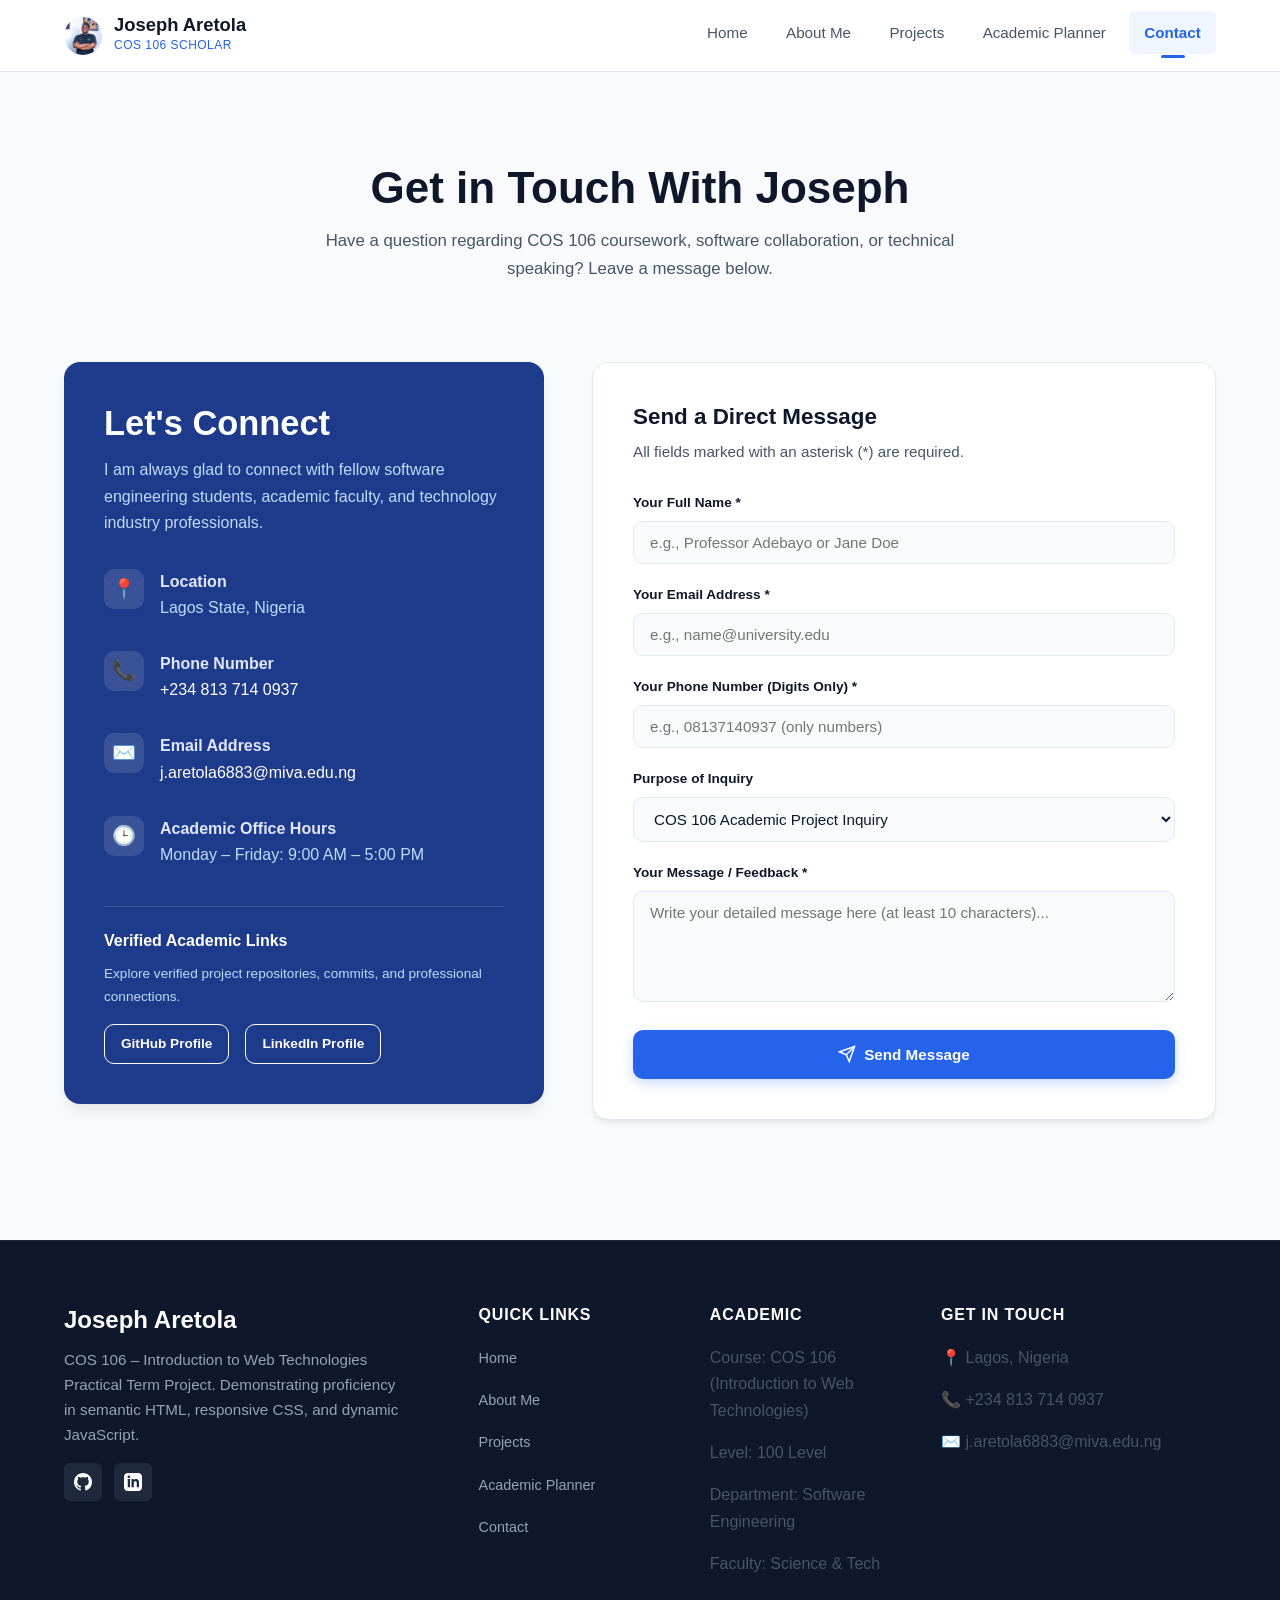
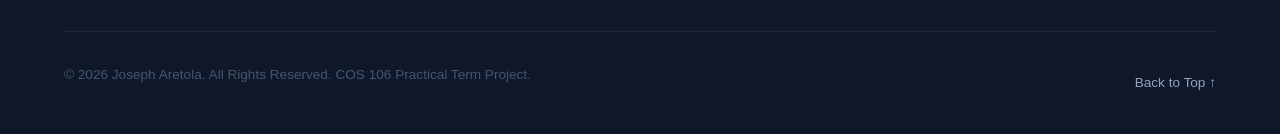
<file: pages/contact.html>
<!DOCTYPE html>
<html lang="en">
<head>
  <meta charset="UTF-8" />
  <meta name="viewport" content="width=device-width, initial-scale=1.0" />
  <meta name="description" content="Contact Joseph Aretola - Send inquiries, project collaborations, or academic feedback. COS 106 Term Project." />
  <meta name="author" content="Joseph Aretola" />
  <title>Contact Me | Joseph Aretola - COS 106 Portfolio</title>

  <!-- External Stylesheet -->
  <link rel="stylesheet" href="../css/style.css?v=4" />
  <link rel="icon" type="image/jpeg" href="../assets/images/student-profile.jpg?v=1" />
</head>
<body>

  <!-- =========================================================================
       1. Header & Navigation
       ========================================================================= -->
  <header class="site-header" role="banner">
    <div class="container navbar">
      <a href="index.html" class="nav-brand" aria-label="Joseph Aretola Portfolio Home">
        <img src="../assets/images/student-profile.jpg?v=1" alt="Joseph Aretola" width="38" height="38" />
        <span class="brand-text">
          <span class="brand-title">Joseph Aretola</span>
          <span class="brand-subtitle">COS 106 Scholar</span>
        </span>
      </a>

      <!-- Mobile Hamburger Button -->
      <button 
        type="button" 
        class="nav-toggle" 
        id="navToggle" 
        aria-label="Toggle navigation menu" 
        aria-expanded="false" 
        aria-controls="navMenu"
      >
        <span class="hamburger-icon">
          <span class="hamburger-line"></span>
          <span class="hamburger-line"></span>
          <span class="hamburger-line"></span>
        </span>
      </button>

      <!-- Navigation Links -->
      <nav role="navigation" aria-label="Main Navigation">
        <ul class="nav-menu" id="navMenu">
          <li><a href="index.html" class="nav-link">Home</a></li>
          <li><a href="about.html" class="nav-link">About Me</a></li>
          <li><a href="projects.html" class="nav-link">Projects</a></li>
          <li><a href="planner.html" class="nav-link">Academic Planner</a></li>
          <li><a href="contact.html" class="nav-link active">Contact</a></li>
        </ul>
      </nav>
    </div>
  </header>

  <!-- =========================================================================
       2. Main Content
       ========================================================================= -->
  <main class="main-content" id="mainContent">

    <!-- Page Header -->
    <section class="section" style="padding-bottom: 2rem;">
      <div class="container">
        <div class="section-header">
          <h1 class="section-title">Get in Touch With Joseph</h1>
          <p class="section-description">
            Have a question regarding COS 106 coursework, software collaboration, or technical speaking? Leave a message below.
          </p>
        </div>
      </div>
    </section>

    <!-- Contact Form & Info Grid -->
    <section class="section" style="padding-top: 0;">
      <div class="container">
        <div class="contact-grid">

          <!-- Left Column: Contact Details Card -->
          <aside class="contact-info-card">
            <h2>Let's Connect</h2>
            <p>
              I am always glad to connect with fellow software engineering students, academic faculty, 
              and technology industry professionals.
            </p>

            <ul class="contact-info-list" aria-label="Contact Channels">
              <!-- Location -->
              <li class="contact-info-item">
                <span class="item-icon" aria-hidden="true">📍</span>
                <div>
                  <strong>Location</strong>
                  <p style="margin: 0;">Lagos State, Nigeria</p>
                </div>
              </li>

              <!-- Phone -->
              <li class="contact-info-item">
                <span class="item-icon" aria-hidden="true">📞</span>
                <div>
                  <strong>Phone Number</strong>
                  <p style="margin: 0;"><a href="tel:+2348137140937">+234 813 714 0937</a></p>
                </div>
              </li>

              <!-- Email -->
              <li class="contact-info-item">
                <span class="item-icon" aria-hidden="true">✉️</span>
                <div>
                  <strong>Email Address</strong>
                  <p style="margin: 0;"><a href="mailto:j.aretola6883@miva.edu.ng">j.aretola6883@miva.edu.ng</a></p>
                </div>
              </li>

              <!-- Academic Hours -->
              <li class="contact-info-item">
                <span class="item-icon" aria-hidden="true">🕒</span>
                <div>
                  <strong>Academic Office Hours</strong>
                  <p style="margin: 0;">Monday &ndash; Friday: 9:00 AM &ndash; 5:00 PM</p>
                </div>
              </li>
            </ul>

            <div style="border-top: 1px solid rgba(255,255,255,0.15); padding-top: 1.5rem; margin-top: 1.5rem;">
              <h3 style="font-size: 1rem; margin-bottom: 0.75rem;">Verified Academic Links</h3>
              <p style="font-size: 0.85rem; margin-bottom: 1rem;">
                Explore verified project repositories, commits, and professional connections.
              </p>
              <div class="btn-group">
                <a href="https://github.com/Femlight" target="_blank" rel="noopener noreferrer" class="btn btn-outline" style="color: #ffffff; border-color: #ffffff; padding: 0.5rem 1rem; font-size: 0.85rem;">
                  GitHub Profile
                </a>
                <a href="https://www.linkedin.com/in/aretolajoseph" target="_blank" rel="noopener noreferrer" class="btn btn-outline" style="color: #ffffff; border-color: #ffffff; padding: 0.5rem 1rem; font-size: 0.85rem;">
                  LinkedIn Profile
                </a>
              </div>
            </div>
          </aside>

          <!-- Right Column: Validated Contact Form -->
          <div class="contact-form-container">
            <h2 style="font-size: 1.4rem; margin-bottom: 0.5rem;">Send a Direct Message</h2>
            <p style="font-size: 0.95rem; color: var(--text-muted); margin-bottom: 1.75rem;">
              All fields marked with an asterisk (*) are required.
            </p>

            <!-- Success Alert Banner -->
            <div id="alertSuccess" class="alert-box alert-success" role="alert">
              <span id="successSummary"></span>
            </div>

            <!-- Error Summary Banner -->
            <div id="alertDanger" class="alert-box alert-danger" role="alert"></div>

            <!-- Form Element -->
            <form id="contactForm" action="https://formsubmit.co/j.aretola6883@miva.edu.ng" method="post" novalidate aria-label="Student Inquiry Form">
              
              <!-- 1. Full Name -->
              <div class="form-group">
                <label for="name">Your Full Name *</label>
                <input 
                  type="text" 
                  id="name" 
                  name="name" 
                  placeholder="e.g., Professor Adebayo or Jane Doe" 
                  autocomplete="name" 
                  required 
                />
                <small class="error-msg">Full name cannot be empty.</small>
              </div>

              <!-- 2. Email Address -->
              <div class="form-group">
                <label for="email">Your Email Address *</label>
                <input 
                  type="email" 
                  id="email" 
                  name="email" 
                  placeholder="e.g., name@university.edu" 
                  autocomplete="email" 
                  required 
                />
                <small class="error-msg">Please enter a valid email format.</small>
              </div>

              <!-- 3. Phone Number (Digits Only Check) -->
              <div class="form-group">
                <label for="phone">Your Phone Number (Digits Only) *</label>
                <input 
                  type="tel" 
                  id="phone" 
                  name="phone" 
                  placeholder="e.g., 08137140937 (only numbers)" 
                  autocomplete="tel" 
                  required 
                />
                <small class="error-msg">Phone number must contain only digits (no spaces or letters).</small>
              </div>

              <!-- Inquiry Subject Category (Bonus enhancement) -->
              <div class="form-group">
                <label for="subject">Purpose of Inquiry</label>
                <select id="subject" name="subject">
                  <option value="academic">COS 106 Academic Project Inquiry</option>
                  <option value="collaboration">Software Engineering Collaboration</option>
                  <option value="ods">Ogun Digital Summit (ODS) Inquiry</option>
                  <option value="mentorship">Student Mentorship &amp; Collaboration</option>
                  <option value="general">General Inquiries / Feedback</option>
                  <option value="other">Other</option>
                </select>
              </div>

              <div class="form-group" id="otherPurposeGroup" hidden>
                <label for="otherPurpose">Please specify your purpose *</label>
                <input
                  type="text"
                  id="otherPurpose"
                  name="otherPurpose"
                  placeholder="Type your purpose of inquiry"
                />
                <small class="error-msg">Please specify your purpose of inquiry.</small>
              </div>

              <!-- 4. Message -->
              <div class="form-group">
                <label for="message">Your Message / Feedback *</label>
                <textarea 
                  id="message" 
                  name="message" 
                  rows="5" 
                  placeholder="Write your detailed message here (at least 10 characters)..." 
                  required
                ></textarea>
                <small class="error-msg">Message cannot be empty (min 10 characters).</small>
              </div>

              <!-- Submit Button -->
              <button type="submit" class="btn btn-primary" id="btnSubmit" style="width: 100%; padding-block: 0.9rem;">
                <svg width="18" height="18" viewBox="0 0 24 24" fill="none" stroke="currentColor" stroke-width="2">
                  <line x1="22" y1="2" x2="11" y2="13"></line>
                  <polygon points="22 2 15 22 11 13 2 9 22 2"></polygon>
                </svg>
                Send Message
              </button>

            </form>
          </div>

        </div>
      </div>
    </section>

  </main>

  <!-- =========================================================================
       3. Footer
       ========================================================================= -->
  <footer class="site-footer" role="contentinfo">
    <div class="container">
      <div class="footer-grid">
        <div class="footer-brand">
          <h3>Joseph Aretola</h3>
          <p>
            COS 106 – Introduction to Web Technologies Practical Term Project. 
            Demonstrating proficiency in semantic HTML, responsive CSS, and dynamic JavaScript.
          </p>
          <div class="footer-social-links">
            <a href="https://github.com/Femlight" class="social-btn" target="_blank" rel="noopener noreferrer" aria-label="GitHub Profile">
              <svg width="18" height="18" viewBox="0 0 24 24" fill="currentColor">
                <path d="M12 0C5.37 0 0 5.37 0 12c0 5.31 3.435 9.795 8.205 11.385.6.105.825-.255.825-.57 0-.285-.015-1.23-.015-2.235-3.015.555-3.795-.735-4.035-1.41-.135-.345-.72-1.41-1.23-1.695-.42-.225-1.02-.78-.015-.795.945-.015 1.62.87 1.845 1.23 1.08 1.815 2.805 1.305 3.495.99.105-.78.42-1.305.765-1.605-2.67-.3-5.46-1.335-5.46-5.925 0-1.305.465-2.385 1.23-3.225-.12-.3-.54-1.53.12-3.18 0 0 1.005-.315 3.3 1.23.96-.27 1.98-.405 3-.405s2.04.135 3 .405c2.295-1.56 3.3-1.23 3.3-1.23.66 1.65.24 2.88.12 3.18.765.84 1.23 1.905 1.23 3.225 0 4.605-2.805 5.625-5.475 5.925.435.375.81 1.095.81 2.22 0 1.605-.015 2.895-.015 3.3 0 .315.225.69.825.57A12.02 12.02 0 0024 12c0-6.63-5.37-12-12-12z"/>
              </svg>
            </a>
            <a href="https://www.linkedin.com/in/aretolajoseph" class="social-btn" target="_blank" rel="noopener noreferrer" aria-label="LinkedIn Profile">
              <svg width="18" height="18" viewBox="0 0 24 24" fill="currentColor">
                <path d="M19 0h-14c-2.761 0-5 2.239-5 5v14c0 2.761 2.239 5 5 5h14c2.762 0 5-2.239 5-5v-14c0-2.761-2.238-5-5-5zm-11 19h-3v-11h3v11zm-1.5-12.268c-.966 0-1.75-.79-1.75-1.764s.784-1.764 1.75-1.764 1.75.79 1.75 1.764-.783 1.764-1.75 1.764zm13.5 12.268h-3v-5.604c0-3.368-4-3.113-4 0v5.604h-3v-11h3v1.765c1.396-2.586 7-2.777 7 2.476v6.759z"/>
              </svg>
            </a>
          </div>
        </div>

        <div>
          <h4 class="footer-heading">Quick Links</h4>
          <ul class="footer-links">
            <li><a href="index.html">Home</a></li>
            <li><a href="about.html">About Me</a></li>
            <li><a href="projects.html">Projects</a></li>
            <li><a href="planner.html">Academic Planner</a></li>
            <li><a href="contact.html">Contact</a></li>
          </ul>
        </div>

        <div>
          <h4 class="footer-heading">Academic</h4>
          <ul class="footer-links">
            <li><span>Course: COS 106 (Introduction to Web Technologies)</span></li>
            <li><span>Level: 100 Level</span></li>
            <li><span>Department: Software Engineering</span></li>
            <li><span>Faculty: Science &amp; Tech</span></li>
          </ul>
        </div>

        <div>
          <h4 class="footer-heading">Get in Touch</h4>
          <ul class="footer-links">
            <li><span>📍 Lagos, Nigeria</span></li>
            <li><span>📞 +234 813 714 0937</span></li>
            <li><span>✉️ j.aretola6883@miva.edu.ng</span></li>
          </ul>
        </div>
      </div>

      <div class="footer-bottom">
        <p>&copy; <span id="currentYear">2026</span> Joseph Aretola. All Rights Reserved. COS 106 Practical Term Project.</p>
        <a href="#mainContent" class="back-to-top">Back to Top &uarr;</a>
      </div>
    </div>
  </footer>

  <script src="../js/core/main.js"></script>
  <script src="../js/pages/contact.js?v=2"></script>
</body>
</html>
</file>
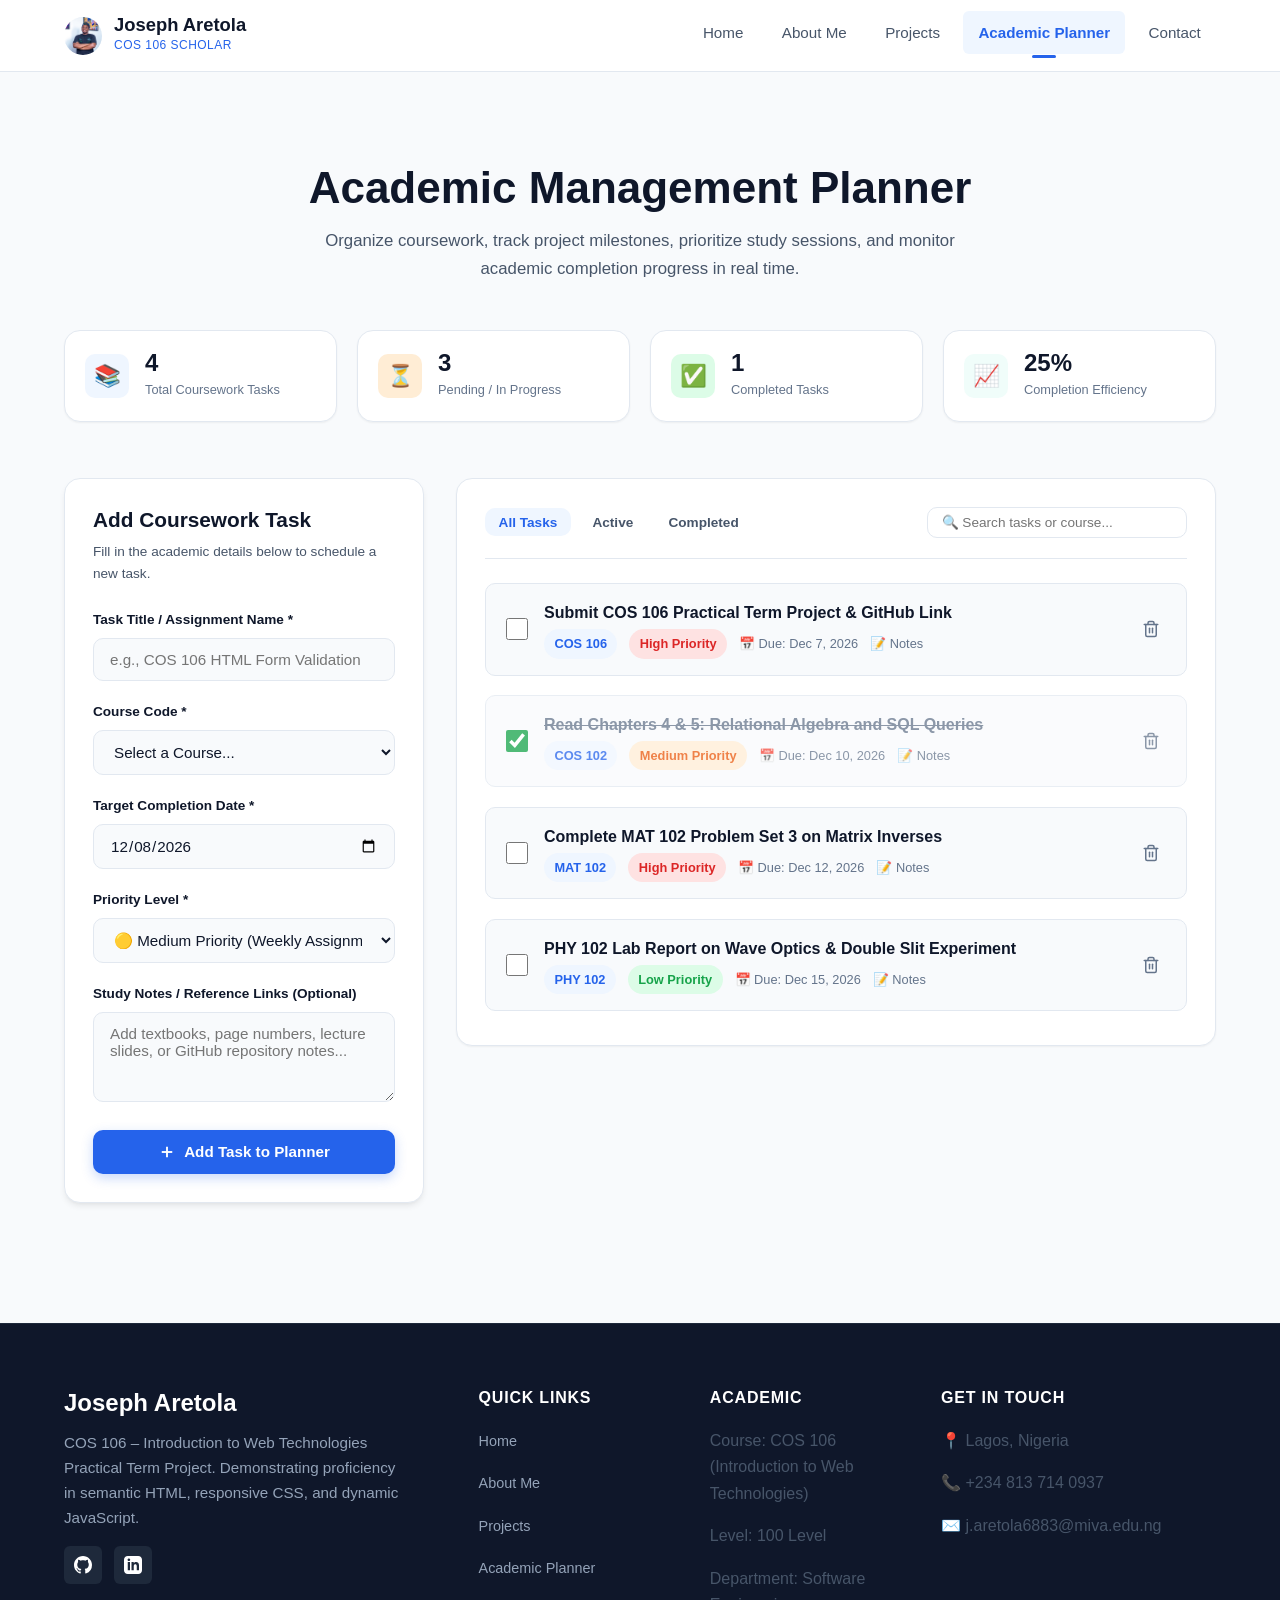
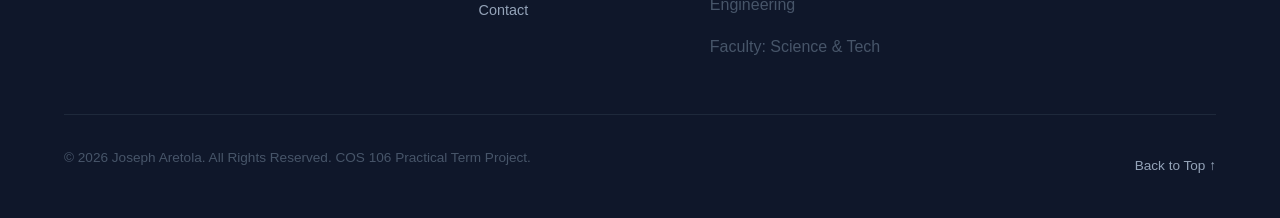
<file: pages/planner.html>
<!DOCTYPE html>
<html lang="en">
<head>
  <meta charset="UTF-8" />
  <meta name="viewport" content="width=device-width, initial-scale=1.0" />
  <meta name="description" content="Interactive Academic Planner & Student Task Manager - COS 106 Practical Term Project by Joseph Aretola." />
  <meta name="author" content="Joseph Aretola" />
  <title>Academic Planner | Joseph Aretola - COS 106 Portfolio</title>

  <!-- External Stylesheet -->
  <link rel="stylesheet" href="../css/style.css?v=4" />
  <link rel="icon" type="image/jpeg" href="../assets/images/student-profile.jpg?v=1" />
</head>
<body>

  <!-- =========================================================================
       1. Header & Navigation
       ========================================================================= -->
  <header class="site-header" role="banner">
    <div class="container navbar">
      <a href="index.html" class="nav-brand" aria-label="Joseph Aretola Portfolio Home">
        <img src="../assets/images/student-profile.jpg?v=1" alt="Joseph Aretola" width="38" height="38" />
        <span class="brand-text">
          <span class="brand-title">Joseph Aretola</span>
          <span class="brand-subtitle">COS 106 Scholar</span>
        </span>
      </a>

      <!-- Mobile Hamburger Button -->
      <button 
        type="button" 
        class="nav-toggle" 
        id="navToggle" 
        aria-label="Toggle navigation menu" 
        aria-expanded="false" 
        aria-controls="navMenu"
      >
        <span class="hamburger-icon">
          <span class="hamburger-line"></span>
          <span class="hamburger-line"></span>
          <span class="hamburger-line"></span>
        </span>
      </button>

      <!-- Navigation Links -->
      <nav role="navigation" aria-label="Main Navigation">
        <ul class="nav-menu" id="navMenu">
          <li><a href="index.html" class="nav-link">Home</a></li>
          <li><a href="about.html" class="nav-link">About Me</a></li>
          <li><a href="projects.html" class="nav-link">Projects</a></li>
          <li><a href="planner.html" class="nav-link active">Academic Planner</a></li>
          <li><a href="contact.html" class="nav-link">Contact</a></li>
        </ul>
      </nav>
    </div>
  </header>

  <!-- =========================================================================
       2. Main Content
       ========================================================================= -->
  <main class="main-content" id="mainContent">

    <!-- Page Header -->
    <section class="section" style="padding-bottom: 1.5rem;">
      <div class="container">
        <div class="section-header">
          <h1 class="section-title">Academic Management Planner</h1>
          <p class="section-description">
            Organize coursework, track project milestones, prioritize study sessions, and monitor academic completion progress in real time.
          </p>
        </div>

        <!-- Live Statistics Counter Grid (Dynamic DOM Updates) -->
        <div class="planner-stats-grid" role="region" aria-label="Coursework Statistics">
          <div class="planner-stat-card">
            <div class="planner-stat-icon stat-icon-total" aria-hidden="true">📚</div>
            <div class="planner-stat-info">
              <span class="planner-stat-number" id="statTotal">0</span>
              <span class="planner-stat-label">Total Coursework Tasks</span>
            </div>
          </div>

          <div class="planner-stat-card">
            <div class="planner-stat-icon stat-icon-pending" aria-hidden="true">⏳</div>
            <div class="planner-stat-info">
              <span class="planner-stat-number" id="statPending">0</span>
              <span class="planner-stat-label">Pending / In Progress</span>
            </div>
          </div>

          <div class="planner-stat-card">
            <div class="planner-stat-icon stat-icon-completed" aria-hidden="true">✅</div>
            <div class="planner-stat-info">
              <span class="planner-stat-number" id="statCompleted">0</span>
              <span class="planner-stat-label">Completed Tasks</span>
            </div>
          </div>

          <div class="planner-stat-card">
            <div class="planner-stat-icon stat-icon-rate" aria-hidden="true">📈</div>
            <div class="planner-stat-info">
              <span class="planner-stat-number" id="statRate">0%</span>
              <span class="planner-stat-label">Completion Efficiency</span>
            </div>
          </div>
        </div>

      </div>
    </section>

    <!-- Planner Interactive Workspace (Two Column Dashboard) -->
    <section class="section" style="padding-top: 0;">
      <div class="container">
        <div class="planner-dashboard">

          <!-- Left Column: Add Task Form -->
          <aside class="planner-form-card" aria-labelledby="addTaskHeading">
            <h2 id="addTaskHeading" style="font-size: 1.3rem; margin-bottom: 0.5rem;">
              Add Coursework Task
            </h2>
            <p style="font-size: 0.85rem; color: var(--text-muted); margin-bottom: 1.5rem;">
              Fill in the academic details below to schedule a new task.
            </p>

            <form id="taskForm" novalidate>
              <!-- Task Title -->
              <div class="form-group">
                <label for="taskTitle">Task Title / Assignment Name *</label>
                <input 
                  type="text" 
                  id="taskTitle" 
                  name="taskTitle" 
                  placeholder="e.g., COS 106 HTML Form Validation" 
                  required 
                />
                <small class="error-msg">Please enter a task title</small>
              </div>

              <!-- Course Category -->
              <div class="form-group">
                <label for="taskCourse">Course Code *</label>
                <select id="taskCourse" name="taskCourse" required>
                  <option value="">Select a Course...</option>
                  <option value="COS 106">COS 106 (Introduction to Web Technologies)</option>
                  <option value="COS 101">COS 101: Intro to Computer Science</option>
                  <option value="COS 102">COS 102: Database Systems &amp; SQL</option>
                  <option value="MAT 102">MAT 102: Linear Algebra</option>
                  <option value="PHY 102">PHY 102: General Physics</option>
                  <option value="General Study">General Academic Research</option>
                </select>
                <small class="error-msg">Please select or specify a course</small>
              </div>

              <!-- Due Date -->
              <div class="form-group">
                <label for="taskDueDate">Target Completion Date *</label>
                <input 
                  type="date" 
                  id="taskDueDate" 
                  name="taskDueDate" 
                  required 
                />
                <small class="error-msg">Please pick a due date</small>
              </div>

              <!-- Priority Level -->
              <div class="form-group">
                <label for="taskPriority">Priority Level *</label>
                <select id="taskPriority" name="taskPriority" required>
                  <option value="high">🔴 High Priority (Exam / Urgent Submission)</option>
                  <option value="medium" selected>🟡 Medium Priority (Weekly Assignment)</option>
                  <option value="low">🟢 Low Priority (Optional Reading / Revision)</option>
                </select>
              </div>

              <!-- Notes -->
              <div class="form-group">
                <label for="taskNotes">Study Notes / Reference Links (Optional)</label>
                <textarea 
                  id="taskNotes" 
                  name="taskNotes" 
                  rows="3" 
                  placeholder="Add textbooks, page numbers, lecture slides, or GitHub repository notes..."
                ></textarea>
              </div>

              <!-- Submit Button -->
              <button type="submit" class="btn btn-primary" style="width: 100%;">
                <svg width="18" height="18" viewBox="0 0 24 24" fill="none" stroke="currentColor" stroke-width="2.5">
                  <line x1="12" y1="5" x2="12" y2="19"></line>
                  <line x1="5" y1="12" x2="19" y2="12"></line>
                </svg>
                Add Task to Planner
              </button>
            </form>
          </aside>

          <!-- Right Column: Interactive Tasks View -->
          <div class="planner-tasks-container">
            
            <!-- Tasks Toolbar: Search & Status Filters -->
            <div class="tasks-toolbar">
              <!-- Filter Tabs -->
              <div class="tasks-filter-tabs" role="tablist" aria-label="Task Status Filter">
                <button type="button" class="filter-tab active" data-filter="all" role="tab" aria-selected="true">
                  All Tasks
                </button>
                <button type="button" class="filter-tab" data-filter="active" role="tab" aria-selected="false">
                  Active
                </button>
                <button type="button" class="filter-tab" data-filter="completed" role="tab" aria-selected="false">
                  Completed
                </button>
              </div>

              <!-- Live Keyword Search -->
              <div style="flex-grow: 1; max-width: 260px;">
                <input 
                  type="text" 
                  id="taskSearch" 
                  placeholder="🔍 Search tasks or course..." 
                  style="width: 100%; padding: 0.45rem 0.85rem; font-size: 0.85rem; border: 1.5px solid var(--border-color); border-radius: var(--radius-md); outline: none;"
                />
              </div>
            </div>

            <!-- Task List Container (Populated dynamically via JavaScript) -->
            <ul class="task-list" id="taskList" aria-label="Academic Task List">
              <!-- Dynamic task items inserted here by js/pages/planner.js -->
            </ul>

            <!-- Empty State Graphic -->
            <div class="empty-state" id="emptyState" style="display: none;">
              <div class="empty-state-icon" aria-hidden="true">📝</div>
              <h3>No Academic Tasks Found</h3>
              <p>You have no tasks matching the selected filter criteria. Add a task using the form on the left!</p>
            </div>

          </div>

        </div>
      </div>
    </section>

  </main>

  <!-- =========================================================================
       3. Footer
       ========================================================================= -->
  <footer class="site-footer" role="contentinfo">
    <div class="container">
      <div class="footer-grid">
        <div class="footer-brand">
          <h3>Joseph Aretola</h3>
          <p>
            COS 106 – Introduction to Web Technologies Practical Term Project. 
            Demonstrating proficiency in semantic HTML, responsive CSS, and dynamic JavaScript.
          </p>
          <div class="footer-social-links">
            <a href="https://github.com/Femlight" class="social-btn" target="_blank" rel="noopener noreferrer" aria-label="GitHub Profile">
              <svg width="18" height="18" viewBox="0 0 24 24" fill="currentColor">
                <path d="M12 0C5.37 0 0 5.37 0 12c0 5.31 3.435 9.795 8.205 11.385.6.105.825-.255.825-.57 0-.285-.015-1.23-.015-2.235-3.015.555-3.795-.735-4.035-1.41-.135-.345-.72-1.41-1.23-1.695-.42-.225-1.02-.78-.015-.795.945-.015 1.62.87 1.845 1.23 1.08 1.815 2.805 1.305 3.495.99.105-.78.42-1.305.765-1.605-2.67-.3-5.46-1.335-5.46-5.925 0-1.305.465-2.385 1.23-3.225-.12-.3-.54-1.53.12-3.18 0 0 1.005-.315 3.3 1.23.96-.27 1.98-.405 3-.405s2.04.135 3 .405c2.295-1.56 3.3-1.23 3.3-1.23.66 1.65.24 2.88.12 3.18.765.84 1.23 1.905 1.23 3.225 0 4.605-2.805 5.625-5.475 5.925.435.375.81 1.095.81 2.22 0 1.605-.015 2.895-.015 3.3 0 .315.225.69.825.57A12.02 12.02 0 0024 12c0-6.63-5.37-12-12-12z"/>
              </svg>
            </a>
            <a href="https://www.linkedin.com/in/aretolajoseph" class="social-btn" target="_blank" rel="noopener noreferrer" aria-label="LinkedIn Profile">
              <svg width="18" height="18" viewBox="0 0 24 24" fill="currentColor">
                <path d="M19 0h-14c-2.761 0-5 2.239-5 5v14c0 2.761 2.239 5 5 5h14c2.762 0 5-2.239 5-5v-14c0-2.761-2.238-5-5-5zm-11 19h-3v-11h3v11zm-1.5-12.268c-.966 0-1.75-.79-1.75-1.764s.784-1.764 1.75-1.764 1.75.79 1.75 1.764-.783 1.764-1.75 1.764zm13.5 12.268h-3v-5.604c0-3.368-4-3.113-4 0v5.604h-3v-11h3v1.765c1.396-2.586 7-2.777 7 2.476v6.759z"/>
              </svg>
            </a>
          </div>
        </div>

        <div>
          <h4 class="footer-heading">Quick Links</h4>
          <ul class="footer-links">
            <li><a href="index.html">Home</a></li>
            <li><a href="about.html">About Me</a></li>
            <li><a href="projects.html">Projects</a></li>
            <li><a href="planner.html">Academic Planner</a></li>
            <li><a href="contact.html">Contact</a></li>
          </ul>
        </div>

        <div>
          <h4 class="footer-heading">Academic</h4>
          <ul class="footer-links">
            <li><span>Course: COS 106 (Introduction to Web Technologies)</span></li>
            <li><span>Level: 100 Level</span></li>
            <li><span>Department: Software Engineering</span></li>
            <li><span>Faculty: Science &amp; Tech</span></li>
          </ul>
        </div>

        <div>
          <h4 class="footer-heading">Get in Touch</h4>
          <ul class="footer-links">
            <li><span>📍 Lagos, Nigeria</span></li>
            <li><span>📞 +234 813 714 0937</span></li>
            <li><span>✉️ j.aretola6883@miva.edu.ng</span></li>
          </ul>
        </div>
      </div>

      <div class="footer-bottom">
        <p>&copy; <span id="currentYear">2026</span> Joseph Aretola. All Rights Reserved. COS 106 Practical Term Project.</p>
        <a href="#mainContent" class="back-to-top">Back to Top &uarr;</a>
      </div>
    </div>
  </footer>

  <script src="../js/core/main.js"></script>
  <script src="../js/pages/planner.js"></script>
</body>
</html>
</file>
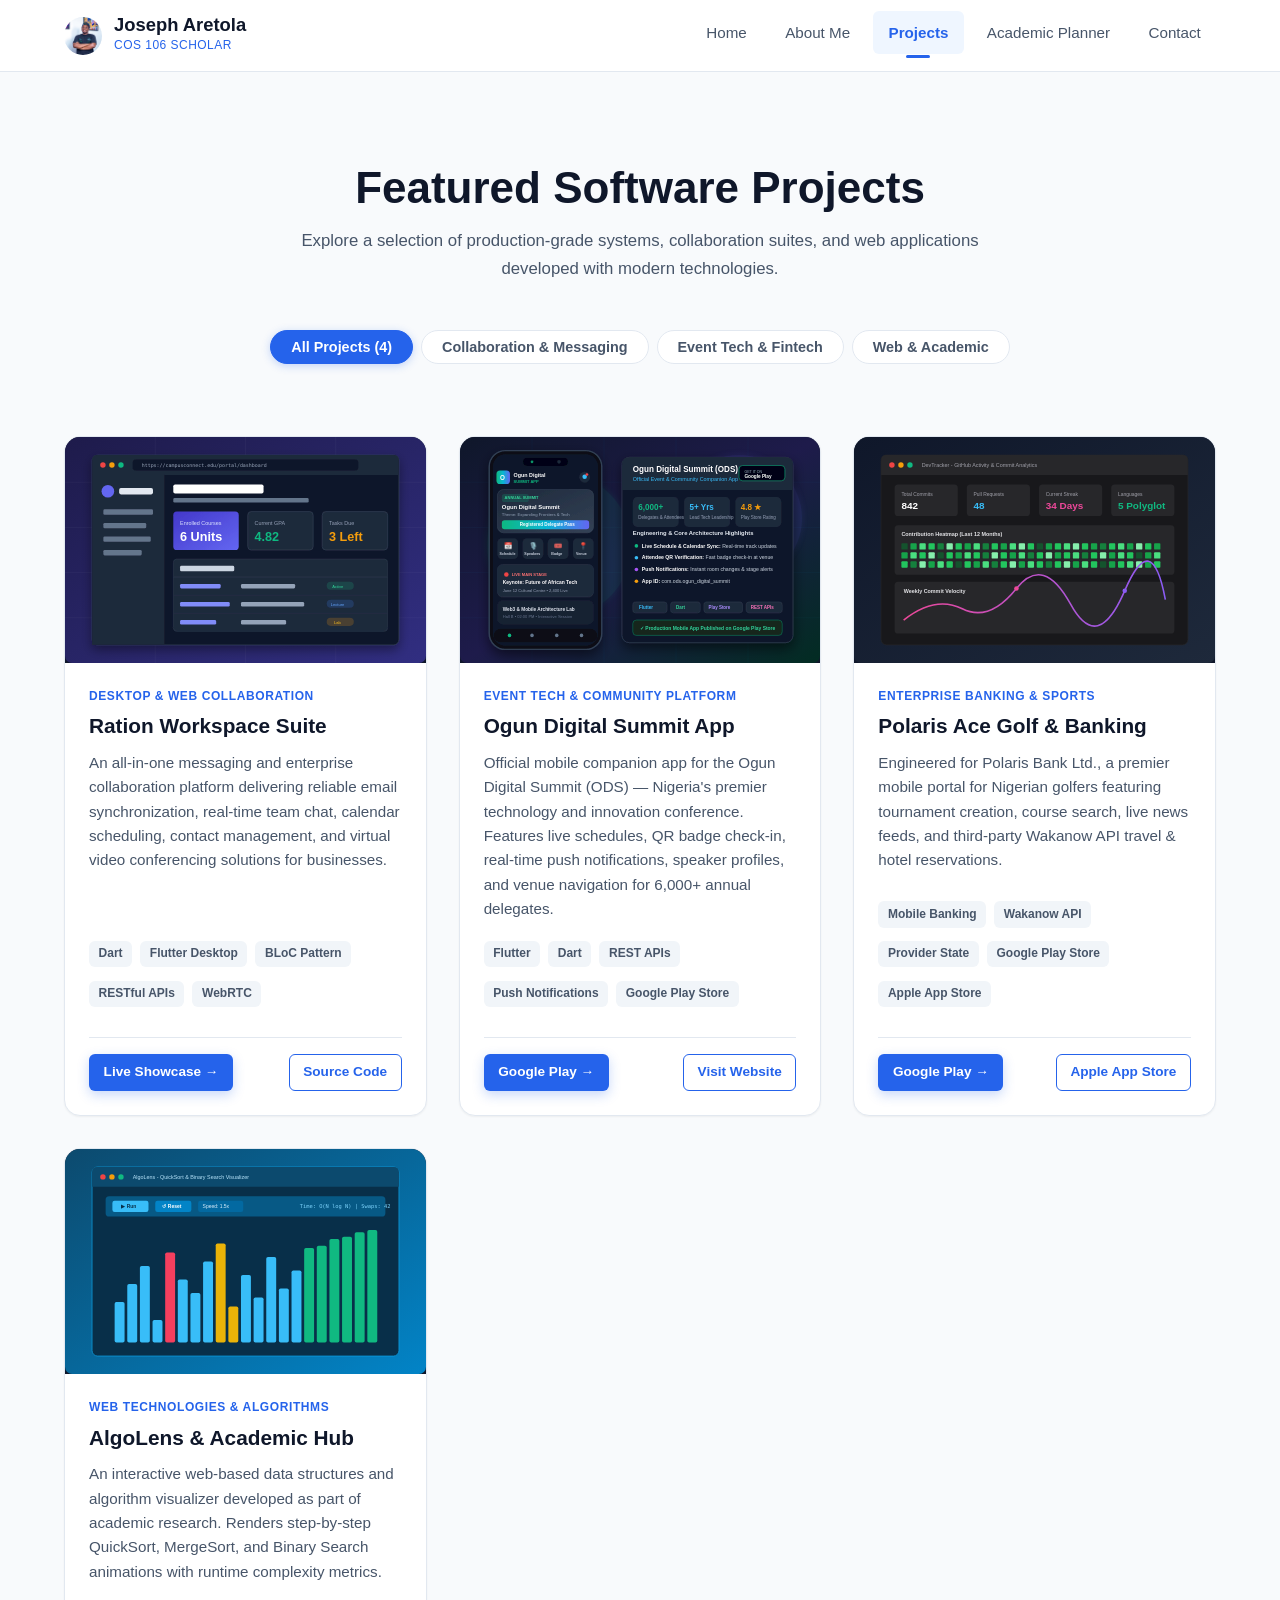
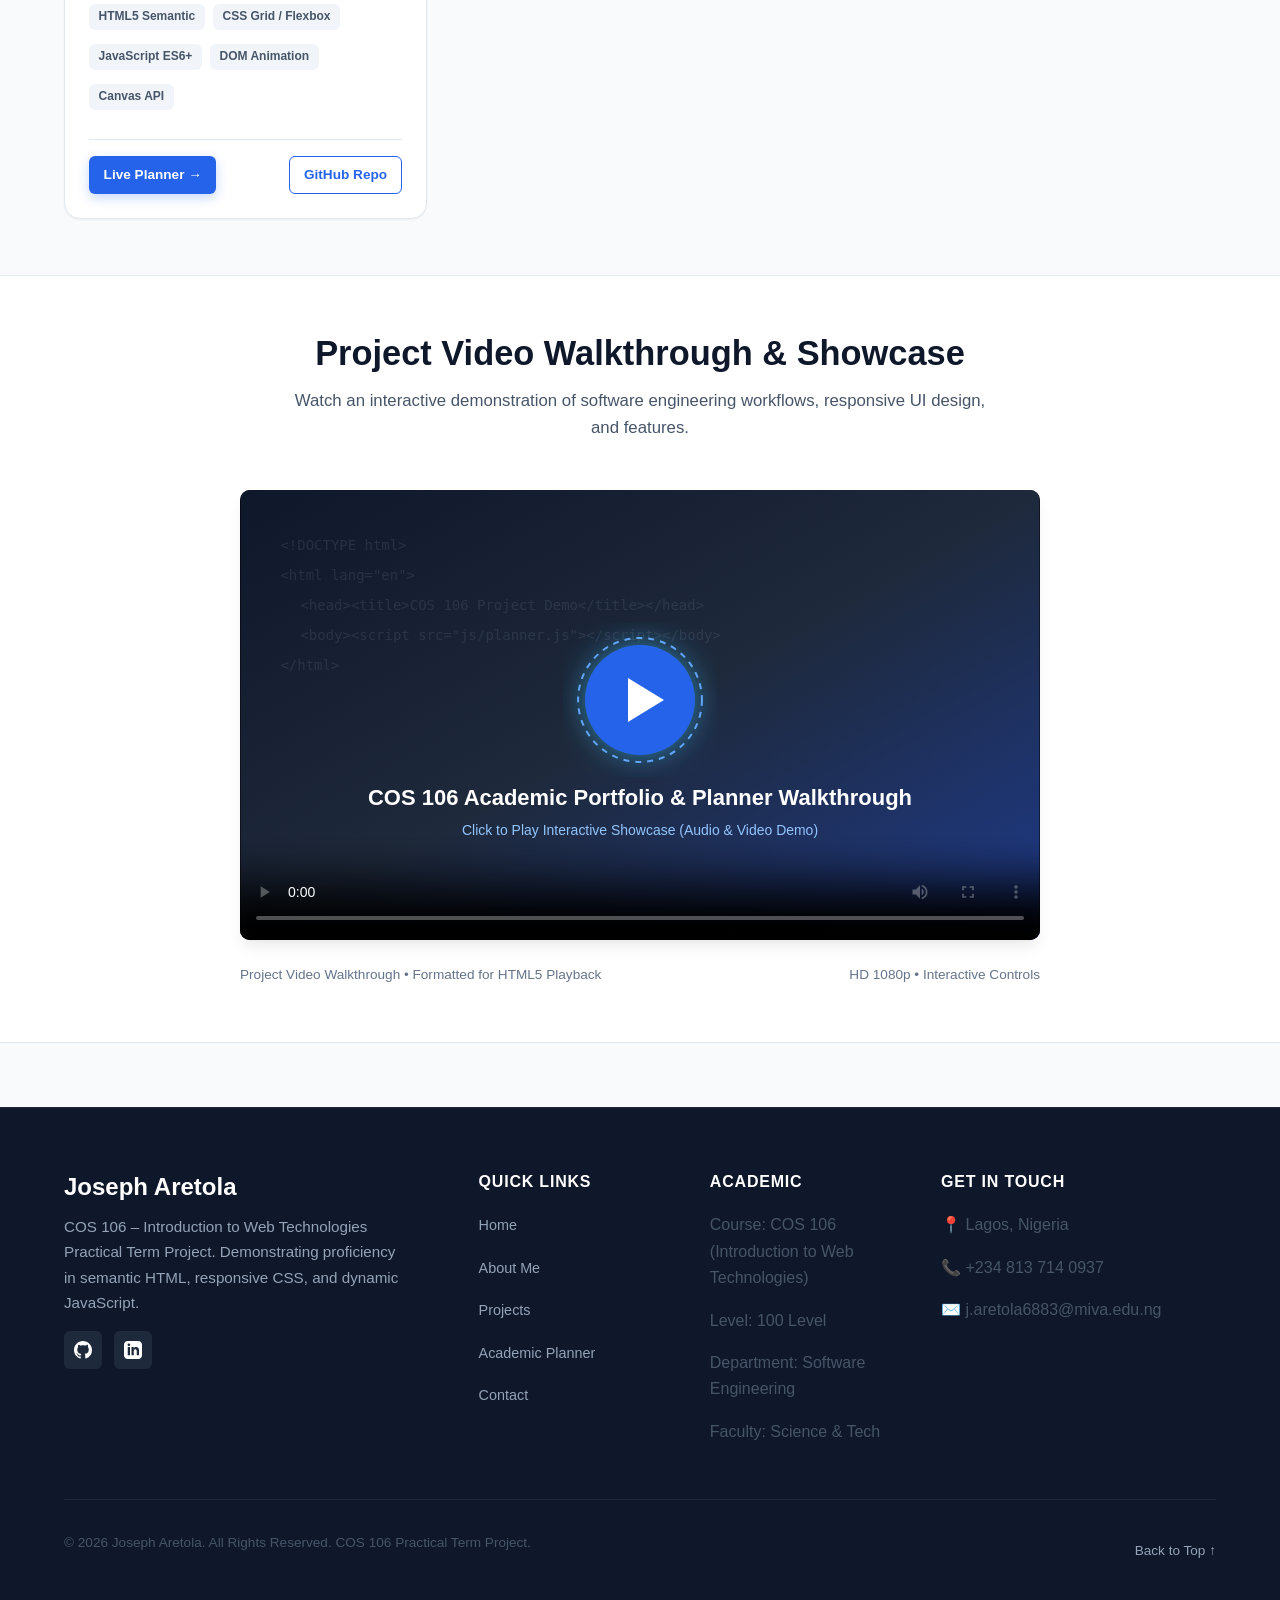
<file: pages/projects.html>
<!DOCTYPE html>
<html lang="en">
<head>
  <meta charset="UTF-8" />
  <meta name="viewport" content="width=device-width, initial-scale=1.0" />
  <meta name="description" content="Projects by Joseph Aretola - Showcasing production applications, fintech systems, and web tools for COS 106 Term Project." />
  <meta name="author" content="Joseph Aretola" />
  <title>Projects Showcase | Joseph Aretola - COS 106 Portfolio</title>

  <!-- External Stylesheet -->
  <link rel="stylesheet" href="../css/style.css?v=4" />
  <link rel="icon" type="image/jpeg" href="../assets/images/student-profile.jpg?v=1" />
</head>
<body>

  <!-- =========================================================================
       1. Header & Navigation
       ========================================================================= -->
  <header class="site-header" role="banner">
    <div class="container navbar">
      <a href="index.html" class="nav-brand" aria-label="Joseph Aretola Portfolio Home">
        <img src="../assets/images/student-profile.jpg?v=1" alt="Joseph Aretola" width="38" height="38" />
        <span class="brand-text">
          <span class="brand-title">Joseph Aretola</span>
          <span class="brand-subtitle">COS 106 Scholar</span>
        </span>
      </a>

      <!-- Mobile Hamburger Button -->
      <button 
        type="button" 
        class="nav-toggle" 
        id="navToggle" 
        aria-label="Toggle navigation menu" 
        aria-expanded="false" 
        aria-controls="navMenu"
      >
        <span class="hamburger-icon">
          <span class="hamburger-line"></span>
          <span class="hamburger-line"></span>
          <span class="hamburger-line"></span>
        </span>
      </button>

      <!-- Navigation Links -->
      <nav role="navigation" aria-label="Main Navigation">
        <ul class="nav-menu" id="navMenu">
          <li><a href="index.html" class="nav-link">Home</a></li>
          <li><a href="about.html" class="nav-link">About Me</a></li>
          <li><a href="projects.html" class="nav-link active">Projects</a></li>
          <li><a href="planner.html" class="nav-link">Academic Planner</a></li>
          <li><a href="contact.html" class="nav-link">Contact</a></li>
        </ul>
      </nav>
    </div>
  </header>

  <!-- =========================================================================
       2. Main Content
       ========================================================================= -->
  <main class="main-content" id="mainContent">

    <!-- Page Header -->
    <section class="section" style="padding-bottom: 2rem;">
      <div class="container">
        <div class="section-header">
          <h1 class="section-title">Featured Software Projects</h1>
          <p class="section-description">
            Explore a selection of production-grade systems, collaboration suites, and web applications developed with modern technologies.
          </p>
        </div>

        <!-- Interactive Category Filter Tabs (JavaScript-driven) -->
        <div class="project-filters" role="group" aria-label="Filter Projects by Category">
          <button type="button" class="filter-btn active" data-filter="all">All Projects (4)</button>
          <button type="button" class="filter-btn" data-filter="collaboration">Collaboration &amp; Messaging</button>
          <button type="button" class="filter-btn" data-filter="fintech">Event Tech &amp; Fintech</button>
          <button type="button" class="filter-btn" data-filter="web">Web &amp; Academic</button>
        </div>
      </div>
    </section>

    <!-- Projects Grid Section -->
    <section class="section" style="padding-top: 0;">
      <div class="container">
        <div class="projects-grid">

          <!-- Project 1: Ration Collaboration Platform -->
          <article class="project-card" data-category="collaboration">
            <figure class="project-figure">
              <img 
                src="../assets/images/project1.svg" 
                alt="Ration Desktop and Web Collaboration Platform Interface Mockup" 
                class="project-img" 
                loading="lazy"
              />
              <figcaption class="sr-only" style="display:none;">Ration Messaging &amp; Collaboration Platform</figcaption>
            </figure>
            <div class="project-body">
              <span class="project-category">Desktop &amp; Web Collaboration</span>
              <h2 class="project-title">Ration Workspace Suite</h2>
              <p class="project-desc">
                An all-in-one messaging and enterprise collaboration platform delivering reliable email synchronization, 
                real-time team chat, calendar scheduling, contact management, and virtual video conferencing solutions for businesses.
              </p>
              <ul class="project-tags" aria-label="Technologies used">
                <li class="tag-item">Dart</li>
                <li class="tag-item">Flutter Desktop</li>
                <li class="tag-item">BLoC Pattern</li>
                <li class="tag-item">RESTful APIs</li>
                <li class="tag-item">WebRTC</li>
              </ul>
              <div class="project-footer">
                <a href="https://www.ration.works/" target="_blank" rel="noopener noreferrer" class="btn btn-primary btn-sm">
                  Live Showcase &rarr;
                </a>
                <a href="https://github.com/Femlight" target="_blank" rel="noopener noreferrer" class="btn btn-outline btn-sm">
                  Source Code
                </a>
              </div>
            </div>
          </article>

          <!-- Project 2: Ogun Digital Summit App -->
          <article class="project-card" data-category="fintech">
            <figure class="project-figure">
              <img 
                src="../assets/images/project2.svg?v=2" 
                alt="Ogun Digital Summit Official Mobile Event App on Google Play Store" 
                class="project-img" 
                loading="lazy"
              />
              <figcaption class="sr-only" style="display:none;">Ogun Digital Summit Mobile App</figcaption>
            </figure>
            <div class="project-body">
              <span class="project-category">Event Tech &amp; Community Platform</span>
              <h2 class="project-title">Ogun Digital Summit App</h2>
              <p class="project-desc">
                Official mobile companion app for the Ogun Digital Summit (ODS) — Nigeria's premier technology and 
                innovation conference. Features live schedules, QR badge check-in, real-time push notifications, 
                speaker profiles, and venue navigation for 6,000+ annual delegates.
              </p>
              <ul class="project-tags" aria-label="Technologies used">
                <li class="tag-item">Flutter</li>
                <li class="tag-item">Dart</li>
                <li class="tag-item">REST APIs</li>
                <li class="tag-item">Push Notifications</li>
                <li class="tag-item">Google Play Store</li>
              </ul>
              <div class="project-footer">
                <a href="https://play.google.com/store/apps/details?id=com.ods.ogun_digital_summit" target="_blank" rel="noopener noreferrer" class="btn btn-primary btn-sm">
                  Google Play &rarr;
                </a>
                <a href="https://www.ogundigitalsummit.com/" target="_blank" rel="noopener noreferrer" class="btn btn-outline btn-sm">
                  Visit Website
                </a>
              </div>
            </div>
          </article>

          <!-- Project 3: Polaris Ace & Rainbow App -->
          <article class="project-card" data-category="fintech">
            <figure class="project-figure">
              <img 
                src="../assets/images/project3.svg" 
                alt="Polaris Ace Golf Tournament and Commercial Banking App Interface" 
                class="project-img" 
                loading="lazy"
              />
              <figcaption class="sr-only" style="display:none;">Polaris Ace Digital Banking &amp; Sports App</figcaption>
            </figure>
            <div class="project-body">
              <span class="project-category">Enterprise Banking &amp; Sports</span>
              <h2 class="project-title">Polaris Ace Golf &amp; Banking</h2>
              <p class="project-desc">
                Engineered for Polaris Bank Ltd., a premier mobile portal for Nigerian golfers featuring tournament creation, 
                course search, live news feeds, and third-party Wakanow API travel &amp; hotel reservations.
              </p>
              <ul class="project-tags" aria-label="Technologies used">
                <li class="tag-item">Mobile Banking</li>
                <li class="tag-item">Wakanow API</li>
                <li class="tag-item">Provider State</li>
                <li class="tag-item">Google Play Store</li>
                <li class="tag-item">Apple App Store</li>
              </ul>
              <div class="project-footer">
                <a href="https://play.google.com" target="_blank" rel="noopener noreferrer" class="btn btn-primary btn-sm">
                  Google Play &rarr;
                </a>
                <a href="https://apple.com/app-store" target="_blank" rel="noopener noreferrer" class="btn btn-outline btn-sm">
                  Apple App Store
                </a>
              </div>
            </div>
          </article>

          <!-- Project 4: CampusConnect & AlgoLens Web Suite -->
          <article class="project-card" data-category="web">
            <figure class="project-figure">
              <img 
                src="../assets/images/project4.svg" 
                alt="AlgoLens Sorting Algorithm Visualizer and Academic Portal Web App" 
                class="project-img" 
                loading="lazy"
              />
              <figcaption class="sr-only" style="display:none;">AlgoLens Web Visualizer</figcaption>
            </figure>
            <div class="project-body">
              <span class="project-category">Web Technologies &amp; Algorithms</span>
              <h2 class="project-title">AlgoLens &amp; Academic Hub</h2>
              <p class="project-desc">
                An interactive web-based data structures and algorithm visualizer developed as part of academic research. 
                Renders step-by-step QuickSort, MergeSort, and Binary Search animations with runtime complexity metrics.
              </p>
              <ul class="project-tags" aria-label="Technologies used">
                <li class="tag-item">HTML5 Semantic</li>
                <li class="tag-item">CSS Grid / Flexbox</li>
                <li class="tag-item">JavaScript ES6+</li>
                <li class="tag-item">DOM Animation</li>
                <li class="tag-item">Canvas API</li>
              </ul>
              <div class="project-footer">
                <a href="planner.html" class="btn btn-primary btn-sm">
                  Live Planner &rarr;
                </a>
                <a href="https://github.com/Femlight" target="_blank" rel="noopener noreferrer" class="btn btn-outline btn-sm">
                  GitHub Repo
                </a>
              </div>
            </div>
          </article>

        </div>
      </div>
    </section>

    <!-- Multimedia Demonstration Video Section (Satisfies Video Multimedia Requirement) -->
    <section class="section" style="background-color: var(--bg-surface); border-top: 1px solid var(--border-color); border-bottom: 1px solid var(--border-color);">
      <div class="container">
        <div class="section-header">
          <h2 class="section-title">Project Video Walkthrough &amp; Showcase</h2>
          <p class="section-description">
            Watch an interactive demonstration of software engineering workflows, responsive UI design, and features.
          </p>
        </div>

        <div style="max-width: 800px; margin: 0 auto;">
          <div class="video-container">
            <video 
              controls 
              preload="metadata" 
              poster="../assets/images/video-poster.svg"
              aria-label="Video Walkthrough of Joseph Aretola Web Portfolio Projects"
            >
              <source src="../assets/media/demo-video.mp4" type="video/mp4" />
              <p>Your browser does not support HTML5 video. Please download the video to watch it.</p>
            </video>
          </div>
          <div class="media-caption" style="margin-top: 0.75rem;">
            <span>Project Video Walkthrough &bull; Formatted for HTML5 Playback</span>
            <span>HD 1080p &bull; Interactive Controls</span>
          </div>
        </div>
      </div>
    </section>

  </main>

  <!-- =========================================================================
       3. Footer
       ========================================================================= -->
  <footer class="site-footer" role="contentinfo">
    <div class="container">
      <div class="footer-grid">
        <div class="footer-brand">
          <h3>Joseph Aretola</h3>
          <p>
            COS 106 – Introduction to Web Technologies Practical Term Project. 
            Demonstrating proficiency in semantic HTML, responsive CSS, and dynamic JavaScript.
          </p>
          <div class="footer-social-links">
            <a href="https://github.com/Femlight" class="social-btn" target="_blank" rel="noopener noreferrer" aria-label="GitHub Profile">
              <svg width="18" height="18" viewBox="0 0 24 24" fill="currentColor">
                <path d="M12 0C5.37 0 0 5.37 0 12c0 5.31 3.435 9.795 8.205 11.385.6.105.825-.255.825-.57 0-.285-.015-1.23-.015-2.235-3.015.555-3.795-.735-4.035-1.41-.135-.345-.72-1.41-1.23-1.695-.42-.225-1.02-.78-.015-.795.945-.015 1.62.87 1.845 1.23 1.08 1.815 2.805 1.305 3.495.99.105-.78.42-1.305.765-1.605-2.67-.3-5.46-1.335-5.46-5.925 0-1.305.465-2.385 1.23-3.225-.12-.3-.54-1.53.12-3.18 0 0 1.005-.315 3.3 1.23.96-.27 1.98-.405 3-.405s2.04.135 3 .405c2.295-1.56 3.3-1.23 3.3-1.23.66 1.65.24 2.88.12 3.18.765.84 1.23 1.905 1.23 3.225 0 4.605-2.805 5.625-5.475 5.925.435.375.81 1.095.81 2.22 0 1.605-.015 2.895-.015 3.3 0 .315.225.69.825.57A12.02 12.02 0 0024 12c0-6.63-5.37-12-12-12z"/>
              </svg>
            </a>
            <a href="https://www.linkedin.com/in/aretolajoseph" class="social-btn" target="_blank" rel="noopener noreferrer" aria-label="LinkedIn Profile">
              <svg width="18" height="18" viewBox="0 0 24 24" fill="currentColor">
                <path d="M19 0h-14c-2.761 0-5 2.239-5 5v14c0 2.761 2.239 5 5 5h14c2.762 0 5-2.239 5-5v-14c0-2.761-2.238-5-5-5zm-11 19h-3v-11h3v11zm-1.5-12.268c-.966 0-1.75-.79-1.75-1.764s.784-1.764 1.75-1.764 1.75.79 1.75 1.764-.783 1.764-1.75 1.764zm13.5 12.268h-3v-5.604c0-3.368-4-3.113-4 0v5.604h-3v-11h3v1.765c1.396-2.586 7-2.777 7 2.476v6.759z"/>
              </svg>
            </a>
          </div>
        </div>

        <div>
          <h4 class="footer-heading">Quick Links</h4>
          <ul class="footer-links">
            <li><a href="index.html">Home</a></li>
            <li><a href="about.html">About Me</a></li>
            <li><a href="projects.html">Projects</a></li>
            <li><a href="planner.html">Academic Planner</a></li>
            <li><a href="contact.html">Contact</a></li>
          </ul>
        </div>

        <div>
          <h4 class="footer-heading">Academic</h4>
          <ul class="footer-links">
            <li><span>Course: COS 106 (Introduction to Web Technologies)</span></li>
            <li><span>Level: 100 Level</span></li>
            <li><span>Department: Software Engineering</span></li>
            <li><span>Faculty: Science &amp; Tech</span></li>
          </ul>
        </div>

        <div>
          <h4 class="footer-heading">Get in Touch</h4>
          <ul class="footer-links">
            <li><span>📍 Lagos, Nigeria</span></li>
            <li><span>📞 +234 813 714 0937</span></li>
            <li><span>✉️ j.aretola6883@miva.edu.ng</span></li>
          </ul>
        </div>
      </div>

      <div class="footer-bottom">
        <p>&copy; <span id="currentYear">2026</span> Joseph Aretola. All Rights Reserved. COS 106 Practical Term Project.</p>
        <a href="#mainContent" class="back-to-top">Back to Top &uarr;</a>
      </div>
    </div>
  </footer>

  <script src="../js/core/main.js"></script>
  <script src="../js/pages/projects.js"></script>
</body>
</html>
</file>
<file: css/style.css>
/* --------------------------------------------------------------------------
   1. CSS Custom Properties (Theme & Variables)
   -------------------------------------------------------------------------- */
:root {
  /* Brand Palette */
  --primary: #2563eb;
  --primary-hover: #1d4ed8;
  --primary-light: #eff6ff;
  --primary-dark: #1e3a8a;

  --secondary: #0d9488;
  --secondary-hover: #0f766e;
  --secondary-light: #f0fdfa;

  --accent: #f59e0b;
  --accent-light: #fef3c7;

  /* Semantic State Colors */
  --success: #16a34a;
  --success-light: #dcfce7;
  --warning: #ea580c;
  --warning-light: #ffedd5;
  --danger: #dc2626;
  --danger-light: #fee2e2;

  /* Neutrals & Surfaces */
  --bg-page: #f8fafc;
  --bg-surface: #ffffff;
  --bg-subtle: #f1f5f9;
  --border-color: #e2e8f0;
  --border-focus: #3b82f6;

  /* Typography Colors */
  --text-main: #0f172a;
  --text-muted: #475569;
  --text-light: #64748b;
  --text-white: #ffffff;

  /* Typography Stack */
  --font-sans: 'Inter', -apple-system, BlinkMacSystemFont, 'Segoe UI', Roboto, Oxygen, Ubuntu, Cantarell, sans-serif;
  --font-mono: 'Fira Code', Consolas, Monaco, 'Courier New', monospace;

  /* Shadows */
  --shadow-sm: 0 1px 2px 0 rgba(0, 0, 0, 0.05);
  --shadow-md: 0 4px 6px -1px rgba(0, 0, 0, 0.08), 0 2px 4px -2px rgba(0, 0, 0, 0.05);
  --shadow-lg: 0 10px 15px -3px rgba(0, 0, 0, 0.08), 0 4px 6px -4px rgba(0, 0, 0, 0.04);
  --shadow-xl: 0 20px 25px -5px rgba(0, 0, 0, 0.1), 0 8px 10px -6px rgba(0, 0, 0, 0.04);

  /* Layout & Spacing */
  --max-width: 1200px;
  --header-height: 72px;
  --radius-sm: 6px;
  --radius-md: 10px;
  --radius-lg: 16px;
  --radius-full: 9999px;

  /* Transitions */
  --transition-fast: 150ms ease;
  --transition-normal: 250ms ease;
  --transition-slow: 400ms cubic-bezier(0.16, 1, 0.3, 1);
}

@keyframes pageEnter {
  from {
    opacity: 0;
    transform: translateY(12px);
  }
  to {
    opacity: 1;
    transform: translateY(0);
  }
}

@keyframes revealUp {
  from {
    opacity: 0;
    transform: translateY(18px);
  }
  to {
    opacity: 1;
    transform: translateY(0);
  }
}

@keyframes progressReveal {
  from {
    transform: scaleX(0);
    transform-origin: left;
  }
  to {
    transform: scaleX(1);
    transform-origin: left;
  }
}

/* --------------------------------------------------------------------------
   2. Reset & Base Styles
   -------------------------------------------------------------------------- */
*,
*::before,
*::after {
  box-sizing: border-box;
  margin: 0;
  padding: 0;
}

html {
  font-size: 16px;
  scroll-behavior: smooth;
  scroll-padding-top: calc(var(--header-height) + 1rem);
}

body {
  font-family: var(--font-sans);
  background-color: var(--bg-page);
  color: var(--text-main);
  line-height: 1.65;
  -webkit-font-smoothing: antialiased;
  -moz-osx-font-smoothing: grayscale;
  min-height: 100vh;
  display: flex;
  flex-direction: column;
}

/* Headings */
h1, h2, h3, h4, h5, h6 {
  color: var(--text-main);
  line-height: 1.25;
  font-weight: 700;
  margin-bottom: 0.75rem;
}

h1 { font-size: clamp(2rem, 4vw, 2.75rem); }
h2 { font-size: clamp(1.6rem, 3vw, 2.15rem); }
h3 { font-size: clamp(1.25rem, 2.5vw, 1.5rem); }
h4 { font-size: 1.15rem; }

p {
  margin-bottom: 1rem;
  color: var(--text-muted);
}

a {
  color: var(--primary);
  text-decoration: none;
  transition: color var(--transition-fast);
}

a:hover, a:focus-visible {
  color: var(--primary-hover);
}

img, video, svg {
  max-width: 100%;
  height: auto;
  display: block;
}

/* Use platform emoji fonts so decorative icons render consistently. */
.wave-emoji,
.multimedia-icon,
.card-icon,
.skill-category-title > span,
.hobby-emoji,
.planner-stat-icon,
.empty-state-icon,
.contact-info-item .item-icon {
  font-family: "Apple Color Emoji", "Segoe UI Emoji", "Noto Color Emoji", sans-serif;
}

ul, ol {
  padding-left: 1.25rem;
  margin-bottom: 1rem;
}

li {
  margin-bottom: 0.35rem;
  color: var(--text-muted);
}

/* Utility Containers */
.container {
  width: 100%;
  max-width: var(--max-width);
  margin-inline: auto;
  padding-inline: 1.5rem;
}

.main-content {
  flex: 1 0 auto;
  padding-top: calc(var(--header-height) + 2rem);
  padding-bottom: 4rem;
  animation: pageEnter 500ms ease both;
}

.section {
  padding-block: 3.5rem;
}

.section-header {
  text-align: center;
  max-width: 700px;
  margin: 0 auto 3rem auto;
  animation: revealUp 600ms ease both;
}

.section-tag {
  display: inline-block;
  padding: 0.25rem 0.85rem;
  background-color: var(--primary-light);
  color: var(--primary);
  font-size: 0.85rem;
  font-weight: 600;
  text-transform: uppercase;
  letter-spacing: 0.05em;
  border-radius: var(--radius-full);
  margin-bottom: 0.75rem;
}

.section-title {
  color: var(--text-main);
  margin-bottom: 0.75rem;
}

.section-description {
  font-size: 1.05rem;
  color: var(--text-muted);
}

/* --------------------------------------------------------------------------
   3. Buttons & Badges
   -------------------------------------------------------------------------- */
.btn {
  display: inline-flex;
  align-items: center;
  justify-content: center;
  gap: 0.5rem;
  padding: 0.75rem 1.5rem;
  font-family: inherit;
  font-size: 0.95rem;
  font-weight: 600;
  border-radius: var(--radius-md);
  border: 1px solid transparent;
  cursor: pointer;
  text-decoration: none;
  transition: all var(--transition-fast);
  white-space: nowrap;
}

.btn:active {
  transform: scale(0.98);
}

.btn:focus-visible {
  outline: 2px solid var(--border-focus);
  outline-offset: 2px;
}

.btn-primary {
  background-color: var(--primary);
  color: var(--text-white);
  box-shadow: 0 4px 12px rgba(37, 99, 235, 0.25);
}

.btn-primary:hover {
  background-color: var(--primary-hover);
  color: var(--text-white);
  box-shadow: 0 6px 16px rgba(37, 99, 235, 0.35);
  transform: translateY(-1px);
}

.btn-secondary {
  background-color: var(--secondary);
  color: var(--text-white);
}

.btn-secondary:hover {
  background-color: var(--secondary-hover);
  color: var(--text-white);
  transform: translateY(-1px);
}

.btn-outline {
  background-color: transparent;
  color: var(--primary);
  border-color: var(--primary);
}

.btn-outline:hover {
  background-color: var(--primary-light);
  color: var(--primary-dark);
}

.btn-danger {
  background-color: var(--danger-light);
  color: var(--danger);
  border-color: transparent;
}

.btn-danger:hover {
  background-color: var(--danger);
  color: var(--text-white);
}

.btn-sm {
  padding: 0.4rem 0.85rem;
  font-size: 0.85rem;
  border-radius: var(--radius-sm);
}

.btn-group {
  display: flex;
  flex-wrap: wrap;
  gap: 1rem;
  align-items: center;
}

/* Badges */
.badge {
  display: inline-flex;
  align-items: center;
  gap: 0.35rem;
  padding: 0.25rem 0.65rem;
  font-size: 0.8rem;
  font-weight: 600;
  border-radius: var(--radius-full);
}

.badge-primary { background: var(--primary-light); color: var(--primary); }
.badge-secondary { background: var(--secondary-light); color: var(--secondary); }
.badge-success { background: var(--success-light); color: var(--success); }
.badge-warning { background: var(--warning-light); color: var(--warning); }
.badge-danger { background: var(--danger-light); color: var(--danger); }

/* --------------------------------------------------------------------------
   4. Header & Navigation (Flexbox & Responsive Navbar)
   -------------------------------------------------------------------------- */
.site-header {
  position: fixed;
  top: 0;
  left: 0;
  width: 100%;
  height: var(--header-height);
  background-color: rgba(255, 255, 255, 0.94);
  backdrop-filter: blur(10px);
  -webkit-backdrop-filter: blur(10px);
  border-bottom: 1px solid var(--border-color);
  z-index: 1000;
  transition: all var(--transition-normal);
}

.site-header.scrolled {
  box-shadow: var(--shadow-md);
  background-color: rgba(255, 255, 255, 0.98);
}

.navbar {
  display: flex;
  align-items: center;
  justify-content: space-between;
  height: 100%;
}

.nav-brand {
  display: flex;
  align-items: center;
  gap: 0.75rem;
  font-size: 1.25rem;
  font-weight: 800;
  color: var(--text-main);
  text-decoration: none;
}

.nav-brand img {
  width: 38px;
  height: 38px;
  border-radius: 50%;
  object-fit: cover;
  object-position: center;
}

.nav-brand .brand-text {
  display: flex;
  flex-direction: column;
}

.brand-title {
  font-size: 1.15rem;
  font-weight: 800;
  color: var(--text-main);
  line-height: 1.1;
}

.brand-subtitle {
  font-size: 0.75rem;
  font-weight: 500;
  color: var(--primary);
  text-transform: uppercase;
  letter-spacing: 0.04em;
}

.nav-menu {
  display: flex;
  align-items: center;
  list-style: none;
  gap: 0.5rem;
  margin: 0;
  padding: 0;
}

.nav-link {
  display: inline-block;
  padding: 0.55rem 0.95rem;
  color: var(--text-muted);
  font-size: 0.95rem;
  font-weight: 500;
  border-radius: var(--radius-sm);
  position: relative;
  transition: all var(--transition-fast);
}

.nav-link:hover {
  color: var(--primary);
  background-color: var(--primary-light);
}

.nav-link.active {
  color: var(--primary);
  background-color: var(--primary-light);
  font-weight: 600;
}

.nav-link.active::after {
  content: '';
  position: absolute;
  bottom: -4px;
  left: 50%;
  transform: translateX(-50%);
  width: 24px;
  height: 3px;
  background-color: var(--primary);
  border-radius: var(--radius-full);
}

/* Hamburger Button */
.nav-toggle {
  display: none;
  background: transparent;
  border: none;
  cursor: pointer;
  padding: 0.5rem;
  border-radius: var(--radius-sm);
  z-index: 1001;
}

.nav-toggle:focus-visible {
  outline: 2px solid var(--border-focus);
}

.hamburger-icon {
  width: 26px;
  height: 20px;
  position: relative;
  display: flex;
  flex-direction: column;
  justify-content: space-between;
}

.hamburger-line {
  display: block;
  height: 2.5px;
  width: 100%;
  background-color: var(--text-main);
  border-radius: 4px;
  transition: all var(--transition-normal);
}

/* Hamburger active 'X' animation */
.nav-toggle.open .hamburger-line:nth-child(1) {
  transform: translateY(8.5px) rotate(45deg);
}

.nav-toggle.open .hamburger-line:nth-child(2) {
  opacity: 0;
}

.nav-toggle.open .hamburger-line:nth-child(3) {
  transform: translateY(-8.5px) rotate(-45deg);
}

/* --------------------------------------------------------------------------
   5. Homepage Hero Section (Flexbox / CSS Grid & Modern Presentation)
   -------------------------------------------------------------------------- */
.hero-section {
  padding-block: 3.5rem 4.5rem;
}

.hero-grid {
  display: grid;
  grid-template-columns: 1.2fr 0.8fr;
  align-items: center;
  gap: 3.5rem;
}

.hero-greeting {
  display: inline-flex;
  align-items: center;
  gap: 0.5rem;
  background-color: var(--primary-light);
  color: var(--primary);
  padding: 0.4rem 1rem;
  border-radius: var(--radius-full);
  font-size: 0.9rem;
  font-weight: 600;
  margin-bottom: 1.25rem;
}

.hero-greeting .wave-emoji {
  display: inline-block;
  animation: waveAnimation 2s infinite;
  transform-origin: 70% 70%;
}

@keyframes waveAnimation {
  0%, 100% { transform: rotate(0deg); }
  20%, 60% { transform: rotate(14deg); }
  40%, 80% { transform: rotate(-14deg); }
}

.hero-name {
  font-size: clamp(2.2rem, 4.5vw, 3.2rem);
  font-weight: 800;
  letter-spacing: -0.02em;
  margin-bottom: 0.5rem;
}

.hero-name .highlight-text {
  background: linear-gradient(135deg, var(--primary) 0%, var(--secondary) 100%);
  -webkit-background-clip: text;
  -webkit-text-fill-color: transparent;
}

.hero-subtitle {
  font-size: 1.25rem;
  font-weight: 600;
  color: var(--text-muted);
  margin-bottom: 1.25rem;
}

.hero-bio {
  font-size: 1.05rem;
  color: var(--text-muted);
  line-height: 1.7;
  margin-bottom: 2rem;
}

.hero-stats {
  display: flex;
  gap: 2rem;
  margin-top: 2.5rem;
  padding-top: 2rem;
  border-top: 1px solid var(--border-color);
}

.stat-item {
  display: flex;
  flex-direction: column;
}

.stat-number {
  font-size: 1.75rem;
  font-weight: 800;
  color: var(--text-main);
  line-height: 1.1;
}

.stat-label {
  font-size: 0.85rem;
  color: var(--text-light);
  font-weight: 500;
}

/* Hero Visual / Avatar Card */
.hero-visual {
  position: relative;
  display: flex;
  justify-content: center;
}

.profile-card {
  position: relative;
  background-color: var(--bg-surface);
  border-radius: var(--radius-lg);
  padding: 1.25rem;
  box-shadow: var(--shadow-xl);
  border: 1px solid var(--border-color);
  max-width: 380px;
  width: 100%;
  transition: transform var(--transition-normal);
}

.profile-card:hover {
  transform: translateY(-5px);
}

.profile-photo-wrapper {
  width: 100%;
  aspect-ratio: 1 / 1;
  border-radius: var(--radius-md);
  overflow: hidden;
  background-color: var(--bg-subtle);
  margin-bottom: 1.25rem;
  box-shadow: inset 0 2px 4px rgba(0, 0, 0, 0.05);
}

.profile-photo-wrapper img {
  width: 100%;
  height: 100%;
  object-fit: cover;
  transition: transform var(--transition-normal);
}

.profile-card:hover .profile-photo-wrapper img {
  transform: scale(1.03);
}

.profile-card {
  animation: revealUp 700ms 120ms ease both;
}

.profile-details {
  text-align: center;
}

.profile-name-tag {
  font-size: 1.15rem;
  font-weight: 700;
  color: var(--text-main);
}

.profile-role-tag {
  font-size: 0.9rem;
  color: var(--primary);
  font-weight: 600;
  margin-bottom: 0.5rem;
}

.profile-status {
  display: inline-flex;
  align-items: center;
  gap: 0.4rem;
  font-size: 0.8rem;
  color: var(--success);
  background-color: var(--success-light);
  padding: 0.25rem 0.75rem;
  border-radius: var(--radius-full);
}

.status-dot {
  width: 8px;
  height: 8px;
  border-radius: 50%;
  background-color: var(--success);
  animation: pulseDot 2s infinite;
}

@keyframes pulseDot {
  0%, 100% { opacity: 1; transform: scale(1); }
  50% { opacity: 0.4; transform: scale(0.85); }
}

/* --------------------------------------------------------------------------
   6. Multimedia Components (Audio & Video Players)
   -------------------------------------------------------------------------- */
.multimedia-card {
  background-color: var(--bg-surface);
  border-radius: var(--radius-lg);
  padding: 1.75rem;
  border: 1px solid var(--border-color);
  box-shadow: var(--shadow-md);
  margin-top: 2rem;
}

.multimedia-header {
  display: flex;
  align-items: center;
  gap: 0.75rem;
  margin-bottom: 1rem;
}

.multimedia-icon {
  font-size: 1.5rem;
  color: var(--primary);
}

.audio-player-wrapper {
  background-color: var(--bg-subtle);
  border-radius: var(--radius-md);
  padding: 1rem;
  display: flex;
  flex-direction: column;
  gap: 0.5rem;
}

.audio-player-wrapper audio {
  width: 100%;
  height: 40px;
  border-radius: var(--radius-md);
  outline: none;
}

.media-caption {
  font-size: 0.85rem;
  color: var(--text-light);
  display: flex;
  justify-content: space-between;
}

.video-container {
  position: relative;
  width: 100%;
  border-radius: var(--radius-md);
  overflow: hidden;
  box-shadow: var(--shadow-lg);
  background-color: #000;
  margin-block: 1.5rem;
}

.video-container video {
  width: 100%;
  aspect-ratio: 16 / 9;
  display: block;
  outline: none;
}

/* --------------------------------------------------------------------------
   7. Highlights & Cards Grid (CSS Grid & Hover Animations)
   -------------------------------------------------------------------------- */
.cards-grid {
  display: grid;
  grid-template-columns: repeat(auto-fit, minmax(280px, 1fr));
  gap: 1.75rem;
}

.card {
  background-color: var(--bg-surface);
  border-radius: var(--radius-lg);
  padding: 2rem;
  border: 1px solid var(--border-color);
  box-shadow: var(--shadow-sm);
  transition: all var(--transition-normal);
  display: flex;
  flex-direction: column;
}

.card:hover {
  transform: translateY(-4px);
  box-shadow: var(--shadow-lg);
  border-color: #cbd5e1;
}

.cards-grid .card,
.projects-grid .project-card,
.skills-container .skill-category-card,
.hobby-grid .hobby-card {
  animation: revealUp 600ms ease both;
}

.cards-grid .card:nth-child(2),
.projects-grid .project-card:nth-child(2),
.skills-container .skill-category-card:nth-child(2),
.hobby-grid .hobby-card:nth-child(2) {
  animation-delay: 100ms;
}

.cards-grid .card:nth-child(3),
.projects-grid .project-card:nth-child(3),
.skills-container .skill-category-card:nth-child(3),
.hobby-grid .hobby-card:nth-child(3) {
  animation-delay: 200ms;
}

.cards-grid .card:nth-child(4),
.projects-grid .project-card:nth-child(4),
.hobby-grid .hobby-card:nth-child(4) {
  animation-delay: 300ms;
}

.card-icon {
  width: 48px;
  height: 48px;
  border-radius: var(--radius-md);
  background-color: var(--primary-light);
  color: var(--primary);
  display: flex;
  align-items: center;
  justify-content: center;
  font-size: 1.5rem;
  margin-bottom: 1.25rem;
}

.card-title {
  font-size: 1.2rem;
  font-weight: 700;
  margin-bottom: 0.5rem;
}

.card-text {
  font-size: 0.95rem;
  color: var(--text-muted);
  flex-grow: 1;
}

/* --------------------------------------------------------------------------
   8. About Me Page Styles (Tables, Skills, Lists, Timelines)
   -------------------------------------------------------------------------- */
.about-section {
  margin-bottom: 3.5rem;
}

.bio-content p {
  text-align: justify;
}

.academic-table-wrapper {
  width: 100%;
  overflow-x: auto;
  background-color: var(--bg-surface);
  border-radius: var(--radius-lg);
  box-shadow: var(--shadow-md);
  border: 1px solid var(--border-color);
  margin-block: 1.5rem 2.5rem;
}

.academic-table {
  width: 100%;
  border-collapse: collapse;
  text-align: left;
  font-size: 0.95rem;
}

.academic-table thead {
  background-color: var(--bg-subtle);
  border-bottom: 2px solid var(--border-color);
}

.academic-table th {
  padding: 1rem 1.25rem;
  font-weight: 700;
  color: var(--text-main);
  text-transform: uppercase;
  font-size: 0.8rem;
  letter-spacing: 0.05em;
}

.academic-table td {
  padding: 1rem 1.25rem;
  color: var(--text-muted);
  border-bottom: 1px solid var(--border-color);
  vertical-align: middle;
}

.academic-table tbody tr:hover {
  background-color: var(--primary-light);
}

.academic-table tfoot {
  background-color: var(--bg-subtle);
  font-weight: 700;
}

.academic-table tfoot td {
  border-bottom: none;
  color: var(--text-main);
  padding: 1.15rem 1.25rem;
}

/* Skill Bars & Grid */
.skills-container {
  display: grid;
  grid-template-columns: repeat(auto-fit, minmax(320px, 1fr));
  gap: 2rem;
  margin-top: 1.5rem;
}

.skill-category-card {
  background-color: var(--bg-surface);
  border-radius: var(--radius-lg);
  padding: 1.75rem;
  border: 1px solid var(--border-color);
  box-shadow: var(--shadow-sm);
}

.skill-category-title {
  font-size: 1.15rem;
  margin-bottom: 1.25rem;
  display: flex;
  align-items: center;
  gap: 0.5rem;
  color: var(--primary-dark);
}

.skill-list {
  list-style: none;
  padding: 0;
  margin: 0;
  display: flex;
  flex-direction: column;
  gap: 1.15rem;
}

.skill-item {
  display: flex;
  flex-direction: column;
  gap: 0.35rem;
  margin-bottom: 0;
}

.skill-meta {
  display: flex;
  justify-content: space-between;
  font-size: 0.9rem;
  font-weight: 600;
  color: var(--text-main);
}

.skill-progress-bar {
  width: 100%;
  height: 8px;
  background-color: var(--bg-subtle);
  border-radius: var(--radius-full);
  overflow: hidden;
}

.skill-progress-fill {
  height: 100%;
  border-radius: var(--radius-full);
  background: linear-gradient(90deg, var(--primary) 0%, var(--secondary) 100%);
  transition: width 1s ease-in-out;
  animation: progressReveal 900ms 350ms ease both;
}

/* Roadmap List */
.roadmap-list {
  list-style: none;
  counter-reset: roadmap-counter;
  padding-left: 0;
  position: relative;
  margin-top: 1.5rem;
}

.roadmap-list::before {
  content: '';
  position: absolute;
  top: 15px;
  bottom: 25px;
  left: 18px;
  width: 2px;
  background-color: var(--border-color);
}

.roadmap-item {
  position: relative;
  padding-left: 50px;
  margin-bottom: 2rem;
}

.roadmap-item::before {
  counter-increment: roadmap-counter;
  content: counter(roadmap-counter);
  position: absolute;
  left: 4px;
  top: 0;
  width: 30px;
  height: 30px;
  background-color: var(--primary);
  color: var(--text-white);
  border-radius: 50%;
  display: flex;
  align-items: center;
  justify-content: center;
  font-weight: 700;
  font-size: 0.85rem;
  box-shadow: 0 0 0 4px var(--bg-page);
}

.roadmap-title {
  font-size: 1.1rem;
  font-weight: 700;
  margin-bottom: 0.25rem;
}

/* Hobbies Chips & Tags */
.hobby-grid {
  display: grid;
  grid-template-columns: repeat(auto-fill, minmax(240px, 1fr));
  gap: 1.25rem;
  margin-top: 1.25rem;
}

.hobby-card {
  background-color: var(--bg-surface);
  padding: 1.25rem;
  border-radius: var(--radius-md);
  border: 1px solid var(--border-color);
  display: flex;
  align-items: center;
  gap: 1rem;
  transition: transform var(--transition-fast);
}

.hobby-card:hover {
  transform: translateY(-2px);
  border-color: var(--primary);
}

@media (prefers-reduced-motion: reduce) {
  *,
  *::before,
  *::after {
    animation-duration: 0.01ms !important;
    animation-iteration-count: 1 !important;
    scroll-behavior: auto !important;
    transition-duration: 0.01ms !important;
  }
}

.hobby-emoji {
  font-size: 1.75rem;
}

/* --------------------------------------------------------------------------
   9. Projects Page Styles (Cards, Filters, Showcase)
   -------------------------------------------------------------------------- */
.project-filters {
  display: flex;
  justify-content: center;
  flex-wrap: wrap;
  gap: 0.5rem;
  margin-bottom: 2.5rem;
}

.filter-btn {
  background-color: var(--bg-surface);
  border: 1px solid var(--border-color);
  color: var(--text-muted);
  padding: 0.5rem 1.25rem;
  border-radius: var(--radius-full);
  font-size: 0.9rem;
  font-weight: 600;
  cursor: pointer;
  transition: all var(--transition-fast);
}

.filter-btn:hover {
  background-color: var(--primary-light);
  color: var(--primary);
}

.filter-btn.active {
  background-color: var(--primary);
  color: var(--text-white);
  border-color: var(--primary);
  box-shadow: 0 2px 8px rgba(37, 99, 235, 0.25);
}

.projects-grid {
  display: grid;
  grid-template-columns: repeat(auto-fill, minmax(350px, 1fr));
  gap: 2rem;
}

.project-card {
  background-color: var(--bg-surface);
  border-radius: var(--radius-lg);
  overflow: hidden;
  border: 1px solid var(--border-color);
  box-shadow: var(--shadow-sm);
  display: flex;
  flex-direction: column;
  transition: all var(--transition-normal);
}

.project-card:hover {
  transform: translateY(-6px);
  box-shadow: var(--shadow-xl);
  border-color: #cbd5e1;
}

.project-figure {
  width: 100%;
  aspect-ratio: 16 / 10;
  overflow: hidden;
  background-color: #0f172a;
  position: relative;
  margin: 0;
}

.project-img {
  width: 100%;
  height: 100%;
  object-fit: cover;
  transition: transform var(--transition-slow);
}

.project-card:hover .project-img {
  transform: scale(1.05);
}

.project-body {
  padding: 1.5rem;
  display: flex;
  flex-direction: column;
  flex-grow: 1;
}

.project-category {
  font-size: 0.75rem;
  font-weight: 700;
  text-transform: uppercase;
  color: var(--primary);
  letter-spacing: 0.05em;
  margin-bottom: 0.4rem;
}

.project-title {
  font-size: 1.3rem;
  font-weight: 700;
  margin-bottom: 0.75rem;
}

.project-desc {
  font-size: 0.95rem;
  color: var(--text-muted);
  line-height: 1.6;
  margin-bottom: 1.25rem;
  flex-grow: 1;
}

.project-tags {
  display: flex;
  flex-wrap: wrap;
  gap: 0.5rem;
  list-style: none;
  padding: 0;
  margin-bottom: 1.5rem;
}

.tag-item {
  font-size: 0.75rem;
  font-weight: 600;
  background-color: var(--bg-subtle);
  color: var(--text-muted);
  padding: 0.2rem 0.6rem;
  border-radius: var(--radius-sm);
}

.project-footer {
  display: flex;
  align-items: center;
  justify-content: space-between;
  padding-top: 1rem;
  border-top: 1px solid var(--border-color);
  gap: 0.75rem;
}

/* --------------------------------------------------------------------------
   10. Academic Planner Page (Dashboard, Form & Task List)
   -------------------------------------------------------------------------- */
.planner-dashboard {
  display: grid;
  grid-template-columns: 360px 1fr;
  gap: 2rem;
  align-items: start;
}

.planner-stats-grid {
  display: grid;
  grid-template-columns: repeat(4, 1fr);
  gap: 1.25rem;
  margin-bottom: 2rem;
}

.planner-stat-card {
  background-color: var(--bg-surface);
  border-radius: var(--radius-lg);
  padding: 1.25rem;
  border: 1px solid var(--border-color);
  box-shadow: var(--shadow-sm);
  display: flex;
  align-items: center;
  gap: 1rem;
}

.planner-stat-icon {
  width: 44px;
  height: 44px;
  border-radius: var(--radius-md);
  display: flex;
  align-items: center;
  justify-content: center;
  font-size: 1.35rem;
}

.stat-icon-total { background-color: var(--primary-light); color: var(--primary); }
.stat-icon-pending { background-color: var(--warning-light); color: var(--warning); }
.stat-icon-completed { background-color: var(--success-light); color: var(--success); }
.stat-icon-rate { background-color: var(--secondary-light); color: var(--secondary); }

.planner-stat-info {
  display: flex;
  flex-direction: column;
}

.planner-stat-number {
  font-size: 1.5rem;
  font-weight: 800;
  color: var(--text-main);
  line-height: 1;
}

.planner-stat-label {
  font-size: 0.8rem;
  color: var(--text-light);
  font-weight: 500;
  margin-top: 0.25rem;
}

/* Planner Form Card */
.planner-form-card {
  background-color: var(--bg-surface);
  border-radius: var(--radius-lg);
  padding: 1.75rem;
  border: 1px solid var(--border-color);
  box-shadow: var(--shadow-md);
  position: sticky;
  top: calc(var(--header-height) + 1.5rem);
}

.form-group {
  margin-bottom: 1.25rem;
  position: relative;
}

.form-group label {
  display: block;
  font-size: 0.85rem;
  font-weight: 600;
  color: var(--text-main);
  margin-bottom: 0.4rem;
}

.form-group input,
.form-group select,
.form-group textarea {
  width: 100%;
  padding: 0.75rem 1rem;
  font-family: inherit;
  font-size: 0.95rem;
  color: var(--text-main);
  background-color: var(--bg-page);
  border: 1.5px solid var(--border-color);
  border-radius: var(--radius-md);
  outline: none;
  transition: all var(--transition-fast);
}

.form-group input:focus,
.form-group select:focus,
.form-group textarea:focus {
  border-color: var(--border-focus);
  background-color: #ffffff;
  box-shadow: 0 0 0 3px rgba(59, 130, 246, 0.15);
}

.form-group textarea {
  resize: vertical;
  min-height: 90px;
}

.form-group.has-error input,
.form-group.has-error select,
.form-group.has-error textarea {
  border-color: var(--danger);
  background-color: #fffaf0;
}

.form-group.has-error input:focus,
.form-group.has-error textarea:focus {
  box-shadow: 0 0 0 3px rgba(220, 38, 38, 0.15);
}

.error-msg {
  display: none;
  font-size: 0.8rem;
  color: var(--danger);
  margin-top: 0.35rem;
  font-weight: 500;
}

.form-group.has-error .error-msg {
  display: block;
}

/* Planner Tasks View */
.planner-tasks-container {
  background-color: var(--bg-surface);
  border-radius: var(--radius-lg);
  border: 1px solid var(--border-color);
  box-shadow: var(--shadow-sm);
  padding: 1.75rem;
}

.tasks-toolbar {
  display: flex;
  align-items: center;
  justify-content: space-between;
  flex-wrap: wrap;
  gap: 1rem;
  margin-bottom: 1.5rem;
  padding-bottom: 1.25rem;
  border-bottom: 1px solid var(--border-color);
}

.tasks-filter-tabs {
  display: flex;
  gap: 0.5rem;
}

.filter-tab {
  background: transparent;
  border: none;
  padding: 0.4rem 0.85rem;
  border-radius: var(--radius-md);
  font-size: 0.85rem;
  font-weight: 600;
  color: var(--text-muted);
  cursor: pointer;
  transition: all var(--transition-fast);
}

.filter-tab.active {
  background-color: var(--primary-light);
  color: var(--primary);
}

.task-list {
  list-style: none;
  padding: 0;
  margin: 0;
  display: flex;
  flex-direction: column;
  gap: 0.85rem;
}

.task-item {
  display: flex;
  align-items: center;
  justify-content: space-between;
  background-color: var(--bg-page);
  border: 1px solid var(--border-color);
  border-radius: var(--radius-md);
  padding: 1rem 1.25rem;
  gap: 1rem;
  transition: all var(--transition-fast);
  animation: taskSlideIn 0.3s ease;
}

@keyframes taskSlideIn {
  from { opacity: 0; transform: translateY(-8px); }
  to { opacity: 1; transform: translateY(0); }
}

.task-item:hover {
  border-color: #cbd5e1;
  background-color: #ffffff;
  box-shadow: var(--shadow-sm);
}

.task-item.completed {
  background-color: #f8fafc;
  opacity: 0.75;
}

.task-left {
  display: flex;
  align-items: center;
  gap: 1rem;
  flex-grow: 1;
}

.task-checkbox-custom {
  width: 22px;
  height: 22px;
  cursor: pointer;
  accent-color: var(--success);
}

.task-info {
  display: flex;
  flex-direction: column;
  gap: 0.2rem;
}

.task-title {
  font-size: 1rem;
  font-weight: 600;
  color: var(--text-main);
  transition: all var(--transition-fast);
}

.task-item.completed .task-title {
  text-decoration: line-through;
  color: var(--text-light);
}

.task-meta {
  display: flex;
  align-items: center;
  flex-wrap: wrap;
  gap: 0.75rem;
  font-size: 0.8rem;
  color: var(--text-light);
}

.task-priority-high { color: var(--danger); background-color: var(--danger-light); }
.task-priority-medium { color: var(--warning); background-color: var(--warning-light); }
.task-priority-low { color: var(--success); background-color: var(--success-light); }

.task-actions {
  display: flex;
  align-items: center;
  gap: 0.5rem;
}

.btn-task-delete {
  background: transparent;
  border: none;
  color: var(--text-light);
  cursor: pointer;
  padding: 0.4rem;
  border-radius: var(--radius-sm);
  display: flex;
  align-items: center;
  justify-content: center;
  transition: all var(--transition-fast);
}

.btn-task-delete:hover {
  color: var(--danger);
  background-color: var(--danger-light);
}

.empty-state {
  text-align: center;
  padding: 3rem 1.5rem;
  color: var(--text-muted);
}

.empty-state-icon {
  font-size: 3rem;
  margin-bottom: 1rem;
  opacity: 0.6;
}

/* --------------------------------------------------------------------------
   11. Contact Page Styles
   -------------------------------------------------------------------------- */
.contact-grid {
  display: grid;
  grid-template-columns: 1fr 1.3fr;
  gap: 3rem;
  align-items: start;
}

.contact-info-card {
  background-color: var(--primary-dark);
  color: var(--text-white);
  border-radius: var(--radius-lg);
  padding: 2.5rem;
  box-shadow: var(--shadow-lg);
}

.contact-info-card h2,
.contact-info-card h3 {
  color: var(--text-white);
}

.contact-info-card p {
  color: #bfdbfe;
}

.contact-info-list {
  list-style: none;
  padding: 0;
  margin: 2rem 0;
  display: flex;
  flex-direction: column;
  gap: 1.5rem;
}

.contact-info-item {
  display: flex;
  align-items: flex-start;
  gap: 1rem;
  color: #e0e7ff;
}

.contact-info-item .item-icon {
  width: 40px;
  height: 40px;
  border-radius: var(--radius-md);
  background-color: rgba(255, 255, 255, 0.12);
  display: flex;
  align-items: center;
  justify-content: center;
  font-size: 1.2rem;
  flex-shrink: 0;
}

.contact-info-item a {
  color: #ffffff;
  font-weight: 500;
}

.contact-info-item a:hover {
  text-decoration: underline;
}

/* Contact Form Container */
.contact-form-container {
  background-color: var(--bg-surface);
  border-radius: var(--radius-lg);
  padding: 2.5rem;
  border: 1px solid var(--border-color);
  box-shadow: var(--shadow-md);
}

.alert-box {
  display: none;
  padding: 1rem 1.25rem;
  border-radius: var(--radius-md);
  margin-bottom: 1.5rem;
  font-size: 0.95rem;
  animation: fadeIn 0.3s ease;
}

@keyframes fadeIn {
  from { opacity: 0; transform: translateY(-6px); }
  to { opacity: 1; transform: translateY(0); }
}

.alert-success {
  background-color: var(--success-light);
  color: #14532d;
  border: 1px solid #86efac;
}

.alert-danger {
  background-color: var(--danger-light);
  color: #7f1d1d;
  border: 1px solid #fca5a5;
}

/* --------------------------------------------------------------------------
   12. Footer
   -------------------------------------------------------------------------- */
.site-footer {
  background-color: #0f172a;
  color: #cbd5e1;
  padding-top: 4rem;
  padding-bottom: 2rem;
  margin-top: auto;
  border-top: 1px solid #1e293b;
}

.footer-grid {
  display: grid;
  grid-template-columns: 2fr 1fr 1fr 1.5fr;
  gap: 3rem;
  margin-bottom: 3rem;
}

.footer-brand h3 {
  color: #ffffff;
  margin-bottom: 0.75rem;
}

.footer-brand p {
  color: #94a3b8;
  font-size: 0.95rem;
  max-width: 340px;
}

.footer-heading {
  color: #ffffff;
  font-size: 1rem;
  font-weight: 700;
  margin-bottom: 1.25rem;
  text-transform: uppercase;
  letter-spacing: 0.05em;
}

.footer-links {
  list-style: none;
  padding: 0;
  margin: 0;
  display: flex;
  flex-direction: column;
  gap: 0.65rem;
}

.footer-links a {
  color: #94a3b8;
  font-size: 0.9rem;
  transition: color var(--transition-fast);
}

.footer-links a:hover {
  color: #ffffff;
  padding-left: 4px;
}

.footer-social-links {
  display: flex;
  gap: 0.75rem;
  margin-top: 1rem;
}

.social-btn {
  width: 38px;
  height: 38px;
  border-radius: var(--radius-sm);
  background-color: #1e293b;
  color: #ffffff;
  display: flex;
  align-items: center;
  justify-content: center;
  font-size: 1rem;
  transition: all var(--transition-fast);
}

.social-btn:hover {
  background-color: var(--primary);
  color: #ffffff;
  transform: translateY(-2px);
}

.social-btn svg {
  display: block;
  width: 18px;
  height: 18px;
  fill: currentColor;
  flex: 0 0 18px;
}

.social-btn svg path {
  fill: currentColor;
}

.footer-bottom {
  padding-top: 2rem;
  border-top: 1px solid #1e293b;
  display: flex;
  align-items: center;
  justify-content: space-between;
  flex-wrap: wrap;
  gap: 1rem;
  font-size: 0.85rem;
  color: #64748b;
}

.back-to-top {
  display: inline-flex;
  align-items: center;
  gap: 0.35rem;
  color: #94a3b8;
  font-size: 0.85rem;
  transition: color var(--transition-fast);
}

.back-to-top:hover {
  color: #ffffff;
}

/* --------------------------------------------------------------------------
   13. Responsive Design & Media Queries
   -------------------------------------------------------------------------- */
@media (max-width: 1024px) {
  .hero-grid {
    grid-template-columns: 1fr 1fr;
    gap: 2rem;
  }

  .planner-dashboard {
    grid-template-columns: 320px 1fr;
  }

  .footer-grid {
    grid-template-columns: 1fr 1fr;
    gap: 2.5rem;
  }
}

@media (max-width: 768px) {
  /* Navigation Mobile Toggle */
  .nav-toggle {
    display: block;
  }

  .nav-menu {
    position: fixed;
    top: var(--header-height);
    left: 0;
    width: 100%;
    background-color: #ffffff;
    flex-direction: column;
    align-items: stretch;
    padding: 1.5rem;
    gap: 0.75rem;
    border-bottom: 1px solid var(--border-color);
    box-shadow: var(--shadow-xl);
    transform: translateY(-150%);
    opacity: 0;
    visibility: hidden;
    transition: all var(--transition-normal);
  }

  .nav-menu.open {
    transform: translateY(0);
    opacity: 1;
    visibility: visible;
  }

  .nav-link {
    padding: 0.75rem 1rem;
    font-size: 1.05rem;
  }

  .nav-link.active::after {
    left: 1rem;
    transform: none;
    bottom: 6px;
    width: 32px;
  }

  /* Hero Section Mobile */
  .hero-grid {
    grid-template-columns: 1fr;
    text-align: center;
  }

  .hero-greeting {
    margin-inline: auto;
  }

  .hero-stats {
    justify-content: center;
  }

  .btn-group {
    justify-content: center;
  }

  .profile-card {
    margin-inline: auto;
  }

  /* Planner Layout */
  .planner-dashboard {
    grid-template-columns: 1fr;
  }

  .planner-form-card {
    position: static;
  }

  .planner-stats-grid {
    grid-template-columns: repeat(2, 1fr);
  }

  /* Contact Layout */
  .contact-grid {
    grid-template-columns: 1fr;
    gap: 2rem;
  }

  .footer-grid {
    grid-template-columns: 1fr;
    gap: 2rem;
  }
}

@media (max-width: 480px) {
  .hero-stats {
    flex-direction: column;
    gap: 1rem;
    align-items: center;
  }

  .planner-stats-grid {
    grid-template-columns: 1fr;
  }

  .projects-grid {
    grid-template-columns: 1fr;
  }

  .btn {
    width: 100%;
  }

  .btn-group {
    flex-direction: column;
    width: 100%;
  }
}
</file>
